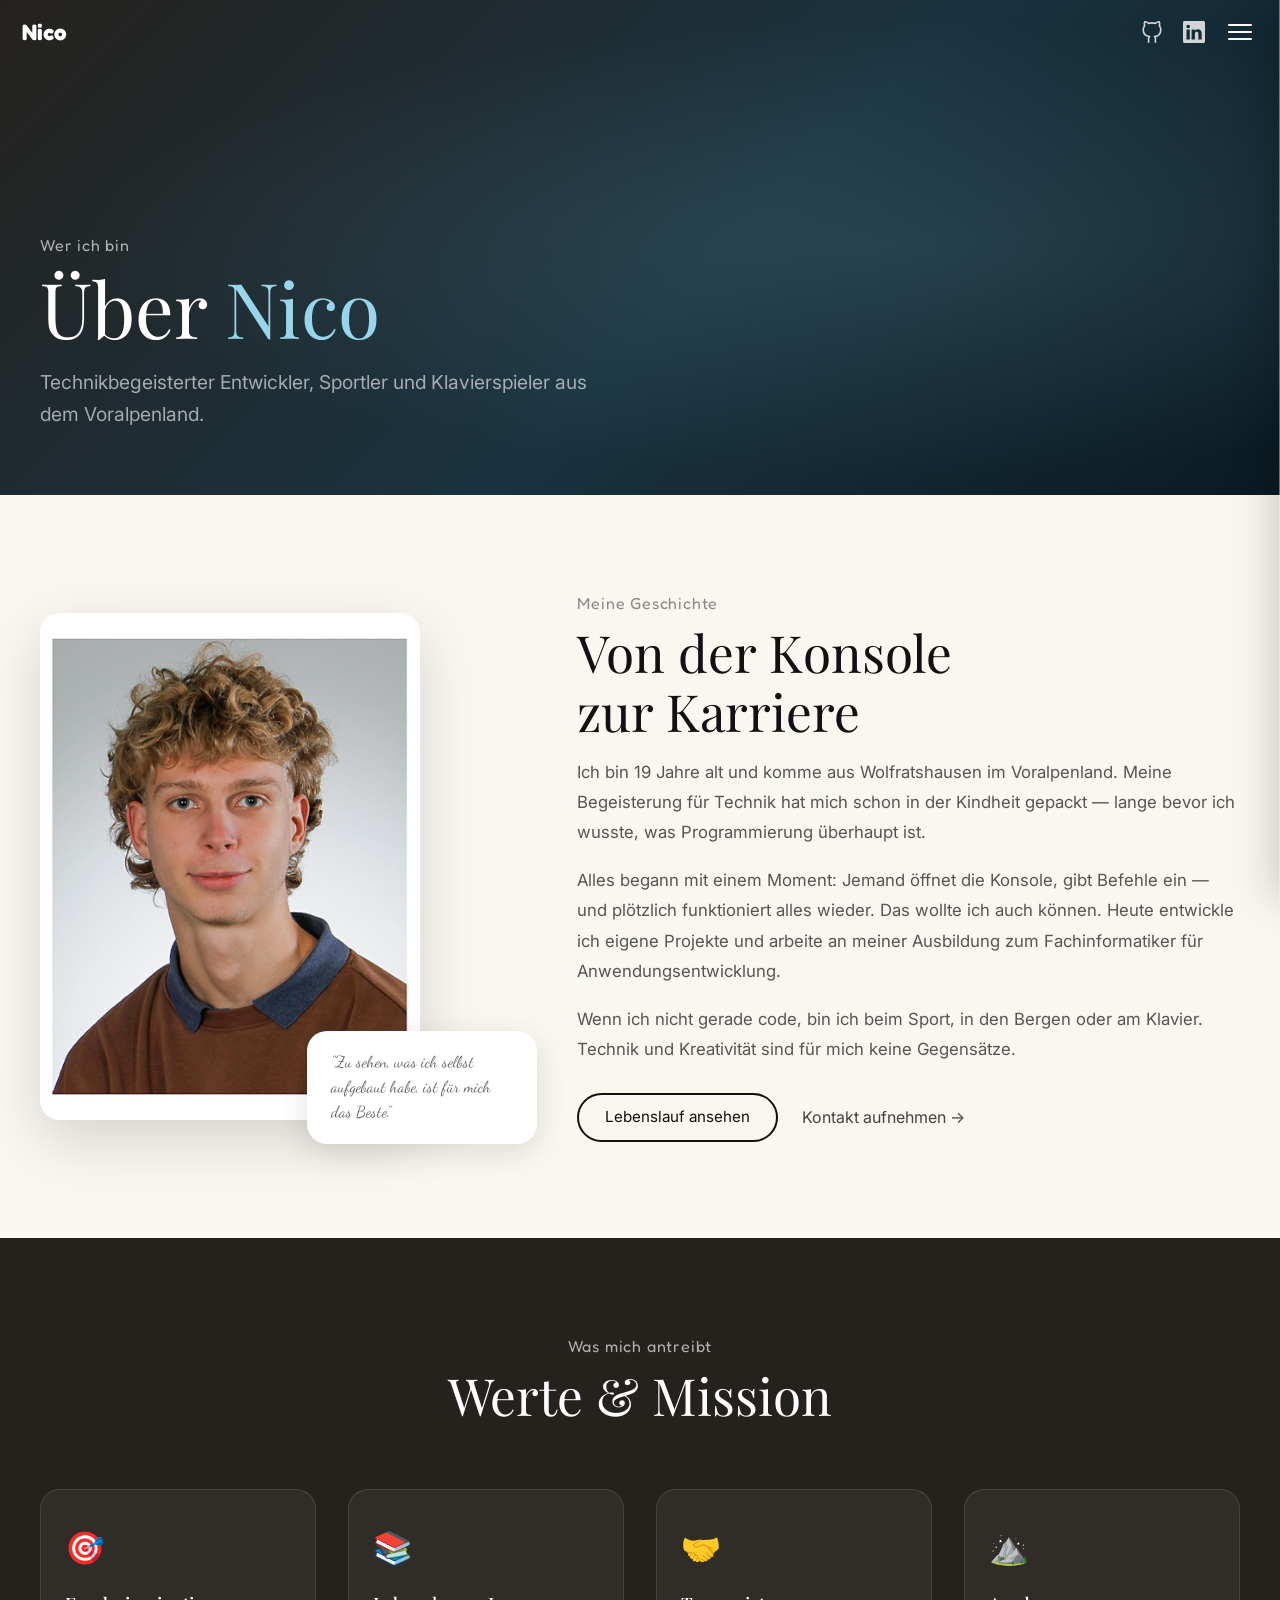
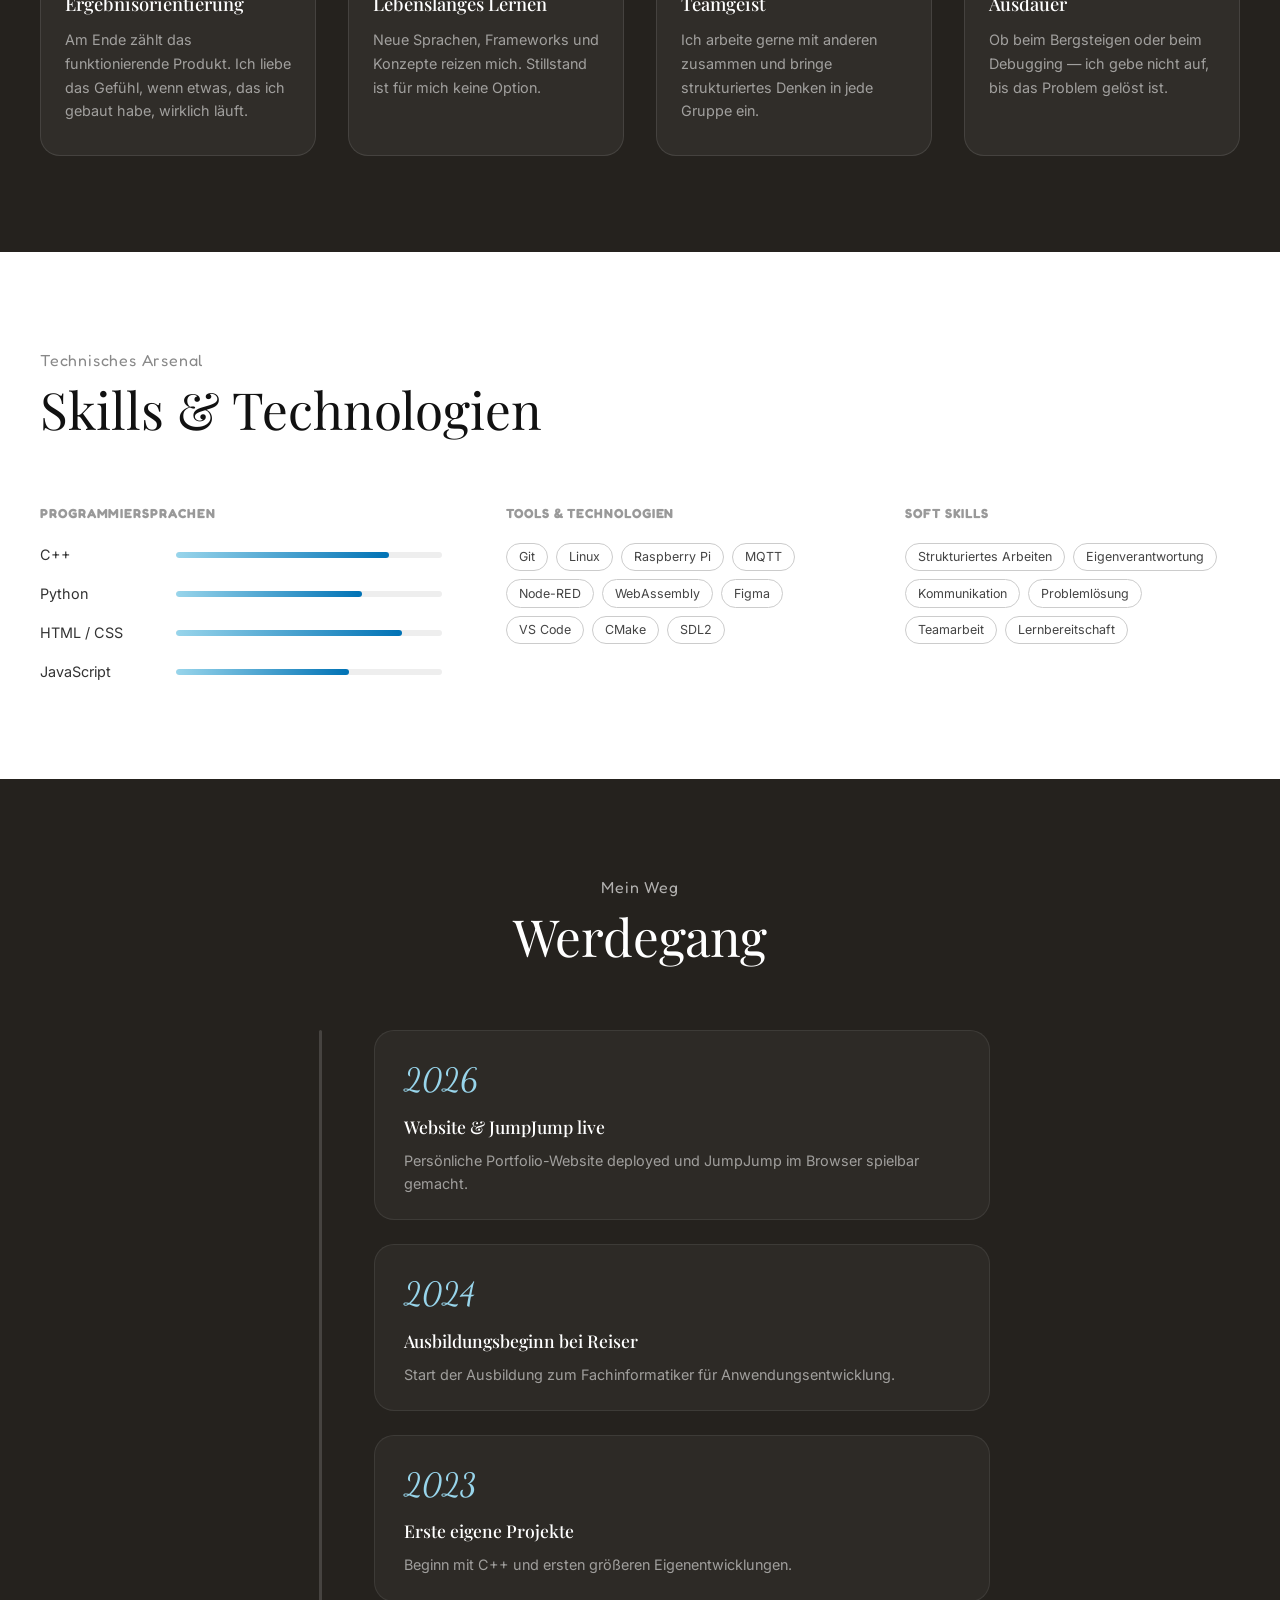
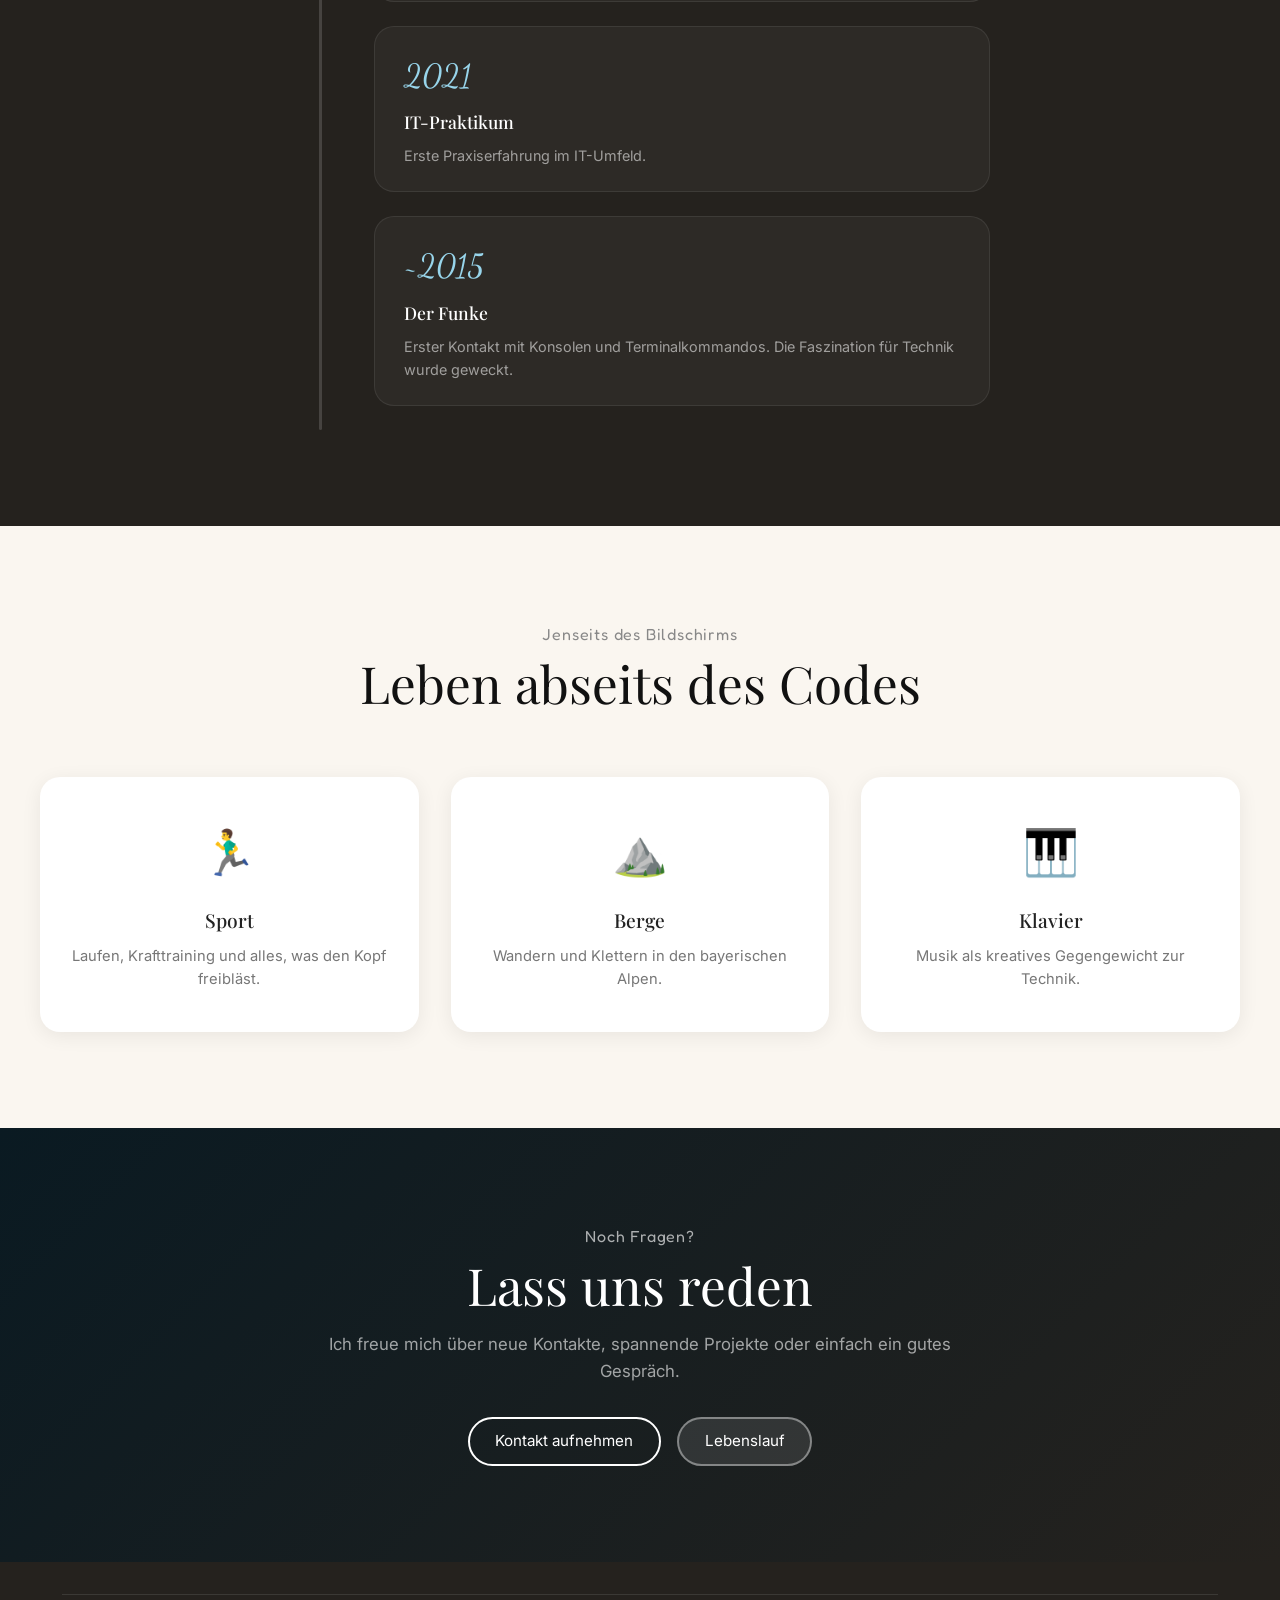
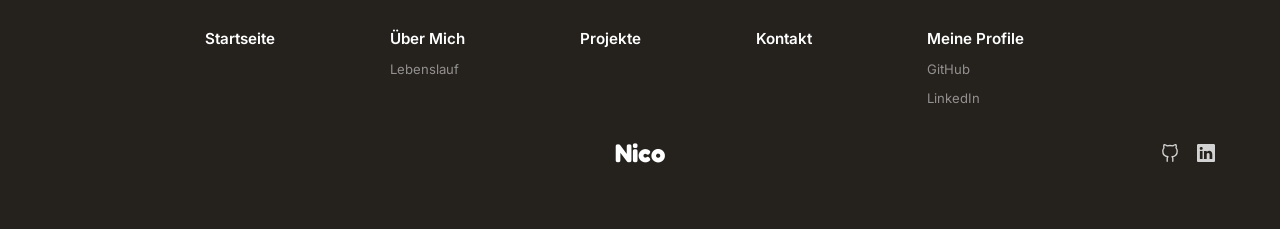
<file: about/index.html>
<!DOCTYPE html>
<html lang="de">
<head>
  <meta charset="UTF-8" />
  <meta name="viewport" content="width=device-width, initial-scale=1.0" />
  <title>Über Mich — Nico Egerer</title>
  <meta name="description" content="Lerne Nico Egerer kennen – angehender Softwareentwickler, Technikbegeisterter und Sportler aus Wolfratshausen." />
  <link rel="icon" href="../images/illustration.png" type="image/png" />
  <link rel="preconnect" href="https://fonts.googleapis.com" />
  <link rel="preconnect" href="https://fonts.gstatic.com" />
  <link href="https://fonts.googleapis.com/css2?family=Dancing+Script:wght@400;500;700&family=Fredoka:wght@300;400;500;600&family=Playfair+Display:wght@400;500;600&family=Inter:wght@300;400;500&display=swap" rel="stylesheet" />
  <link rel="stylesheet" href="../assets/css/shared.css" />
  <link rel="stylesheet" href="style.css" />
</head>
<body>
  <!-- NAV + SIDEBAR → components.js -->

  <section class="page-hero">
    <div class="page-hero-inner">
      <span class="label white">Wer ich bin</span>
      <h1 class="page-hero-title">Über <span class="page-hero-accent">Nico</span></h1>
      <p class="page-hero-sub">Technikbegeisterter Entwickler, Sportler und Klavierspieler aus dem Voralpenland.</p>
    </div>
  </section>

  <!-- STORY SPLIT -->
  <section class="about-split">
    <div class="about-split-inner">
      <div class="about-split-img reveal">
        <img src="../images/passbild.jpg" alt="Nico Egerer" class="about-main-photo" />
        <div class="about-quote-card">
          <p>"Zu sehen, was ich selbst aufgebaut habe, ist für mich das Beste."</p>
        </div>
      </div>
      <div class="about-split-text">
        <span class="label">Meine Geschichte</span>
        <h2 class="section-heading dark reveal">Von der Konsole<br />zur Karriere</h2>
        <p class="about-body reveal reveal-delay-1">Ich bin 19 Jahre alt und komme aus Wolfratshausen im Voralpenland. Meine Begeisterung für Technik hat mich schon in der Kindheit gepackt — lange bevor ich wusste, was Programmierung überhaupt ist.</p>
        <p class="about-body reveal reveal-delay-2">Alles begann mit einem Moment: Jemand öffnet die Konsole, gibt Befehle ein — und plötzlich funktioniert alles wieder. Das wollte ich auch können. Heute entwickle ich eigene Projekte und arbeite an meiner Ausbildung zum Fachinformatiker für Anwendungsentwicklung.</p>
        <p class="about-body reveal reveal-delay-3">Wenn ich nicht gerade code, bin ich beim Sport, in den Bergen oder am Klavier. Technik und Kreativität sind für mich keine Gegensätze.</p>
        <div class="about-actions reveal reveal-delay-4">
          <a href="/CV" class="btn btn-dark-outline">Lebenslauf ansehen</a>
          <a href="/contact" class="link-arrow">Kontakt aufnehmen →</a>
        </div>
      </div>
    </div>
  </section>

  <!-- VALUES -->
  <section class="values-section">
    <div class="values-inner">
      <div class="values-header reveal">
        <span class="label white">Was mich antreibt</span>
        <h2 class="section-heading white">Werte &amp; Mission</h2>
      </div>
      <div class="values-grid">
        <div class="value-card reveal reveal-delay-1">
          <div class="value-icon">🎯</div>
          <h3>Ergebnis&shy;orientierung</h3>
          <p>Am Ende zählt das funktionierende Produkt. Ich liebe das Gefühl, wenn etwas, das ich gebaut habe, wirklich läuft.</p>
        </div>
        <div class="value-card reveal reveal-delay-2">
          <div class="value-icon">📚</div>
          <h3>Lebenslanges Lernen</h3>
          <p>Neue Sprachen, Frameworks und Konzepte reizen mich. Stillstand ist für mich keine Option.</p>
        </div>
        <div class="value-card reveal reveal-delay-3">
          <div class="value-icon">🤝</div>
          <h3>Teamgeist</h3>
          <p>Ich arbeite gerne mit anderen zusammen und bringe strukturiertes Denken in jede Gruppe ein.</p>
        </div>
        <div class="value-card reveal reveal-delay-4">
          <div class="value-icon">⛰️</div>
          <h3>Ausdauer</h3>
          <p>Ob beim Bergsteigen oder beim Debugging — ich gebe nicht auf, bis das Problem gelöst ist.</p>
        </div>
      </div>
    </div>
  </section>

  <!-- SKILLS -->
  <section class="skills-section">
    <div class="skills-inner">
      <div class="skills-header reveal">
        <span class="label">Technisches Arsenal</span>
        <h2 class="section-heading dark">Skills &amp; Technologien</h2>
      </div>
      <div class="skills-grid">
        <div class="skill-group reveal reveal-delay-1">
          <h4 class="skill-group-title">Programmiersprachen</h4>
          <div class="skill-bars">
            <div class="skill-bar-item"><span class="skill-name">C++</span><div class="skill-track"><div class="skill-fill" style="width:80%"></div></div></div>
            <div class="skill-bar-item"><span class="skill-name">Python</span><div class="skill-track"><div class="skill-fill" style="width:70%"></div></div></div>
            <div class="skill-bar-item"><span class="skill-name">HTML / CSS</span><div class="skill-track"><div class="skill-fill" style="width:85%"></div></div></div>
            <div class="skill-bar-item"><span class="skill-name">JavaScript</span><div class="skill-track"><div class="skill-fill" style="width:65%"></div></div></div>
          </div>
        </div>
        <div class="skill-group reveal reveal-delay-2">
          <h4 class="skill-group-title">Tools &amp; Technologien</h4>
          <div class="skill-tags-wrap">
            <span class="tag-dark">Git</span><span class="tag-dark">Linux</span>
            <span class="tag-dark">Raspberry Pi</span><span class="tag-dark">MQTT</span>
            <span class="tag-dark">Node-RED</span><span class="tag-dark">WebAssembly</span>
            <span class="tag-dark">Figma</span><span class="tag-dark">VS Code</span>
            <span class="tag-dark">CMake</span><span class="tag-dark">SDL2</span>
          </div>
        </div>
        <div class="skill-group reveal reveal-delay-3">
          <h4 class="skill-group-title">Soft Skills</h4>
          <div class="skill-tags-wrap">
            <span class="tag-dark">Strukturiertes Arbeiten</span>
            <span class="tag-dark">Eigenverantwortung</span>
            <span class="tag-dark">Kommunikation</span>
            <span class="tag-dark">Problemlösung</span>
            <span class="tag-dark">Teamarbeit</span>
            <span class="tag-dark">Lernbereitschaft</span>
          </div>
        </div>
      </div>
    </div>
  </section>

  <!-- TIMELINE -->
  <section class="tl-section" id="tl-section">
    <div class="tl-section-inner">
      <div class="tl-header reveal">
        <span class="label white">Mein Weg</span>
        <h2 class="section-heading white">Werdegang</h2>
      </div>
      <div class="tl-wrap">
        <div class="tl-line-col"><div class="tl-track"><div class="tl-fill" id="tl-fill"></div></div></div>
        <div class="tl-entries" id="tl-entries">
          <div class="tl-card" data-tl="0"><span class="tl-year">2026</span><h3 class="tl-title">Website &amp; JumpJump live</h3><p class="tl-text">Persönliche Portfolio-Website deployed und JumpJump im Browser spielbar gemacht.</p></div>
          <div class="tl-card" data-tl="1"><span class="tl-year">2024</span><h3 class="tl-title">Ausbildungsbeginn bei Reiser</h3><p class="tl-text">Start der Ausbildung zum Fachinformatiker für Anwendungsentwicklung.</p></div>
          <div class="tl-card" data-tl="2"><span class="tl-year">2023</span><h3 class="tl-title">Erste eigene Projekte</h3><p class="tl-text">Beginn mit C++ und ersten größeren Eigenentwicklungen.</p></div>
          <div class="tl-card" data-tl="3"><span class="tl-year">2021</span><h3 class="tl-title">IT-Praktikum</h3><p class="tl-text">Erste Praxiserfahrung im IT-Umfeld.</p></div>
          <div class="tl-card" data-tl="4"><span class="tl-year">~2015</span><h3 class="tl-title">Der Funke</h3><p class="tl-text">Erster Kontakt mit Konsolen und Terminalkommandos. Die Faszination für Technik wurde geweckt.</p></div>
        </div>
      </div>
    </div>
  </section>

  <!-- HOBBIES -->
  <section class="hobbies-section">
    <div class="hobbies-inner">
      <div class="hobbies-header reveal">
        <span class="label">Jenseits des Bildschirms</span>
        <h2 class="section-heading dark">Leben abseits des Codes</h2>
      </div>
      <div class="hobbies-cards">
        <div class="hobby-card reveal reveal-delay-1"><div class="hobby-icon">🏃‍♂️</div><h4>Sport</h4><p>Laufen, Krafttraining und alles, was den Kopf freibläst.</p></div>
        <div class="hobby-card reveal reveal-delay-2"><div class="hobby-icon">⛰️</div><h4>Berge</h4><p>Wandern und Klettern in den bayerischen Alpen.</p></div>
        <div class="hobby-card reveal reveal-delay-3"><div class="hobby-icon">🎹</div><h4>Klavier</h4><p>Musik als kreatives Gegengewicht zur Technik.</p></div>
      </div>
    </div>
  </section>

  <!-- CTA -->
  <section class="about-cta">
    <div class="about-cta-inner reveal">
      <span class="label white">Noch Fragen?</span>
      <h2 class="section-heading white">Lass uns reden</h2>
      <p>Ich freue mich über neue Kontakte, spannende Projekte oder einfach ein gutes Gespräch.</p>
      <div class="cta-btns">
        <a href="/contact" class="btn btn-outline">Kontakt aufnehmen</a>
        <a href="/CV" class="btn btn-light">Lebenslauf</a>
      </div>
    </div>
  </section>

  <!-- FOOTER → components.js -->
  <script src="../assets/js/components.js"></script>
</body>
</html>
</file>
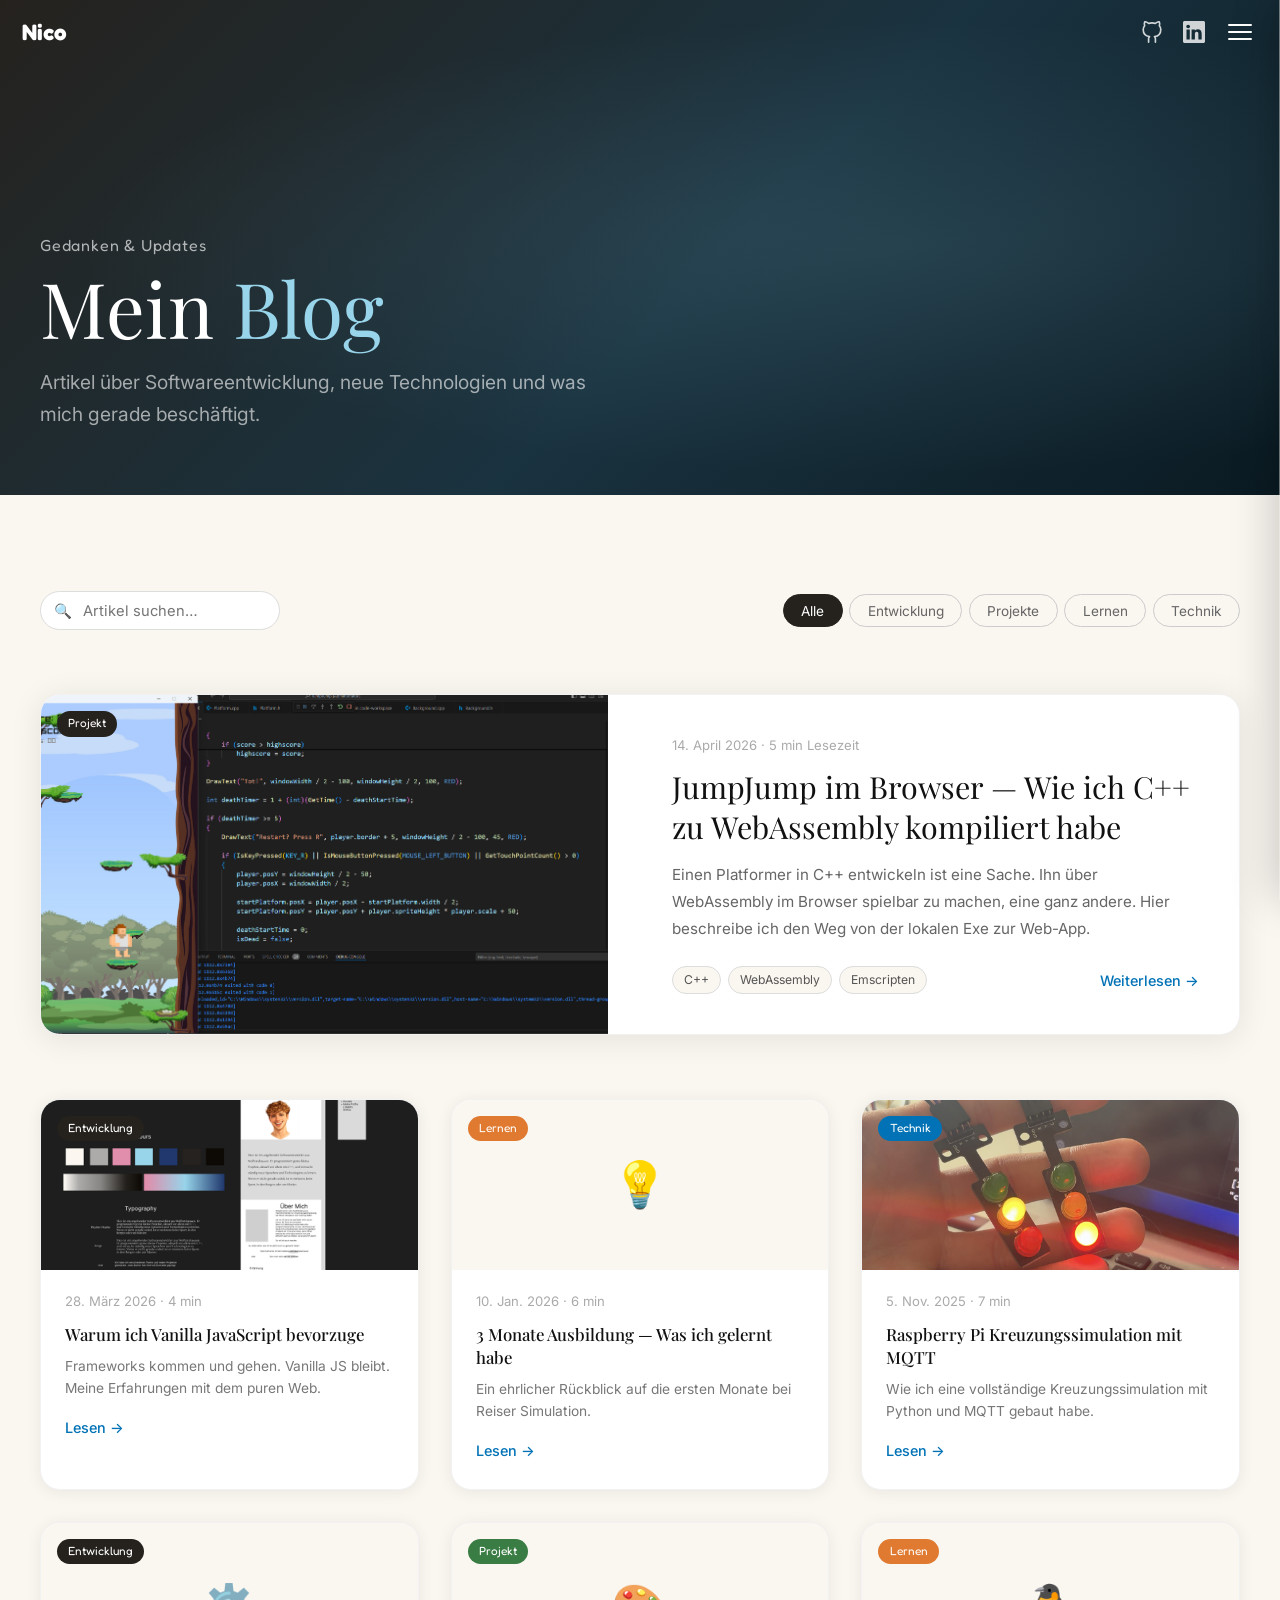
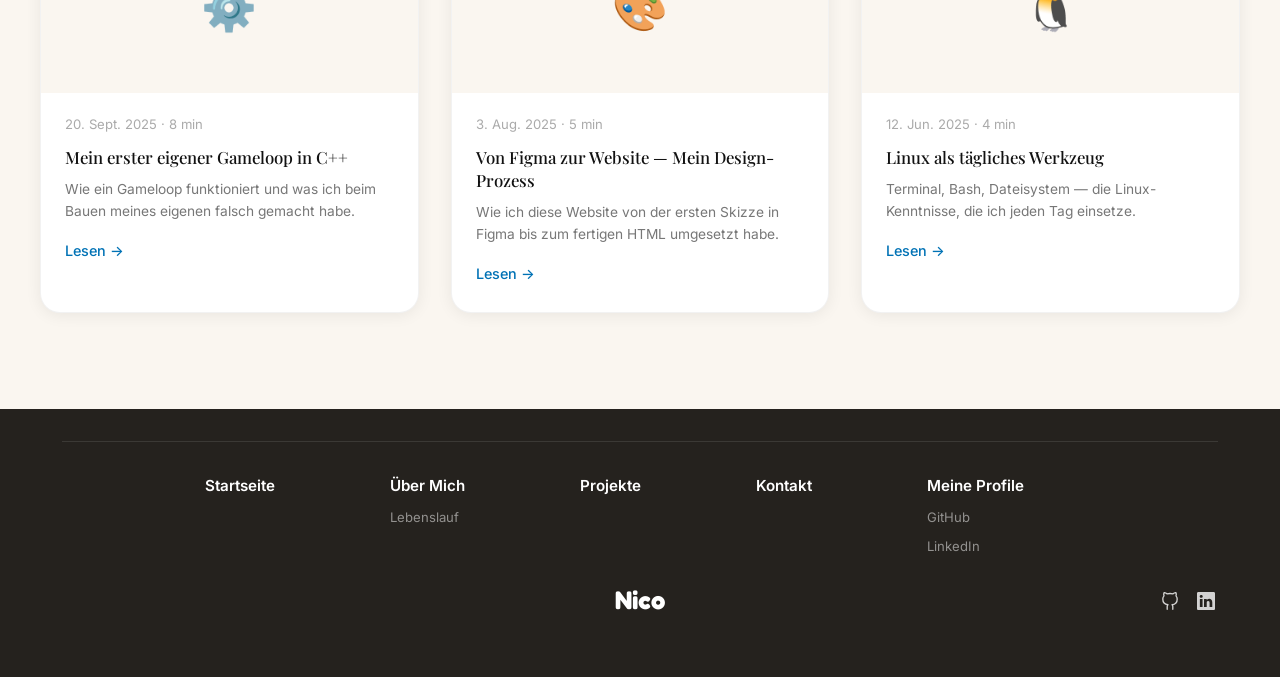
<file: blog/index.html>
<!DOCTYPE html>
<html lang="de">
<head>
  <meta charset="UTF-8" />
  <meta name="viewport" content="width=device-width, initial-scale=1.0" />
  <title>Blog — Nico Egerer</title>
  <meta name="description" content="Nicos Blog — Artikel über Softwareentwicklung, Projekte und Technik." />
  <link rel="icon" href="../images/illustration.png" type="image/png" />
  <link rel="preconnect" href="https://fonts.googleapis.com" />
  <link rel="preconnect" href="https://fonts.gstatic.com" />
  <link href="https://fonts.googleapis.com/css2?family=Dancing+Script:wght@400;500;700&family=Fredoka:wght@300;400;500;600&family=Playfair+Display:wght@400;500;600&family=Inter:wght@300;400;500&display=swap" rel="stylesheet" />
  <link rel="stylesheet" href="../assets/css/shared.css" />
  <link rel="stylesheet" href="style.css" />
</head>
<body>

  <section class="page-hero">
    <div class="page-hero-inner">
      <span class="label white">Gedanken &amp; Updates</span>
      <h1 class="page-hero-title">Mein <span class="page-hero-accent">Blog</span></h1>
      <p class="page-hero-sub">Artikel über Softwareentwicklung, neue Technologien und was mich gerade beschäftigt.</p>
    </div>
  </section>

  <section class="blog-section">
    <div class="blog-inner">

      <!-- TOOLBAR -->
      <div class="blog-toolbar reveal">
        <div class="blog-search-wrap">
          <span class="search-icon">🔍</span>
          <input type="search" id="blog-search" class="blog-search" placeholder="Artikel suchen…" aria-label="Blog durchsuchen" />
        </div>
        <div class="blog-cats">
          <button class="cat-btn active" data-cat="all">Alle</button>
          <button class="cat-btn" data-cat="dev">Entwicklung</button>
          <button class="cat-btn" data-cat="project">Projekte</button>
          <button class="cat-btn" data-cat="learn">Lernen</button>
          <button class="cat-btn" data-cat="tech">Technik</button>
        </div>
      </div>

      <!-- FEATURED -->
      <article class="blog-featured reveal" data-cat="project" data-title="JumpJump im Browser WebAssembly C++">
        <div class="blog-featured-img">
          <img src="../images/game.jpg" alt="JumpJump" loading="lazy" />
          <span class="blog-badge">Projekt</span>
        </div>
        <div class="blog-featured-text">
          <span class="blog-meta">14. April 2026 · 5 min Lesezeit</span>
          <h2 class="blog-featured-title">JumpJump im Browser — Wie ich C++ zu WebAssembly kompiliert habe</h2>
          <p class="blog-featured-desc">Einen Platformer in C++ entwickeln ist eine Sache. Ihn über WebAssembly im Browser spielbar zu machen, eine ganz andere. Hier beschreibe ich den Weg von der lokalen Exe zur Web-App.</p>
          <div class="blog-featured-footer">
            <div class="blog-tags-wrap">
              <span class="blog-tag">C++</span>
              <span class="blog-tag">WebAssembly</span>
              <span class="blog-tag">Emscripten</span>
            </div>
            <a href="#" class="blog-read-link">Weiterlesen →</a>
          </div>
        </div>
      </article>

      <!-- GRID -->
      <div class="blog-grid" id="blog-grid">

        <article class="blog-card" data-cat="dev" data-title="Warum ich Vanilla JavaScript bevorzuge">
          <div class="blog-card-img-wrap">
            <img src="../images/website.jpg" alt="Website" loading="lazy" class="blog-card-img" />
            <span class="blog-badge">Entwicklung</span>
          </div>
          <div class="blog-card-body">
            <span class="blog-meta">28. März 2026 · 4 min</span>
            <h3 class="blog-card-title">Warum ich Vanilla JavaScript bevorzuge</h3>
            <p class="blog-card-excerpt">Frameworks kommen und gehen. Vanilla JS bleibt. Meine Erfahrungen mit dem puren Web.</p>
            <a href="#" class="blog-read-link">Lesen →</a>
          </div>
        </article>

        <article class="blog-card" data-cat="learn" data-title="3 Monate Ausbildung Was ich gelernt habe">
          <div class="blog-card-img-wrap">
            <div class="blog-card-img blog-placeholder">💡</div>
            <span class="blog-badge badge-learn">Lernen</span>
          </div>
          <div class="blog-card-body">
            <span class="blog-meta">10. Jan. 2026 · 6 min</span>
            <h3 class="blog-card-title">3 Monate Ausbildung — Was ich gelernt habe</h3>
            <p class="blog-card-excerpt">Ein ehrlicher Rückblick auf die ersten Monate bei Reiser Simulation.</p>
            <a href="#" class="blog-read-link">Lesen →</a>
          </div>
        </article>

        <article class="blog-card" data-cat="tech" data-title="Raspberry Pi Kreuzungssimulation MQTT">
          <div class="blog-card-img-wrap">
            <img src="../images/ampel.jpg" alt="Raspberry Pi" loading="lazy" class="blog-card-img" />
            <span class="blog-badge badge-tech">Technik</span>
          </div>
          <div class="blog-card-body">
            <span class="blog-meta">5. Nov. 2025 · 7 min</span>
            <h3 class="blog-card-title">Raspberry Pi Kreuzungssimulation mit MQTT</h3>
            <p class="blog-card-excerpt">Wie ich eine vollständige Kreuzungssimulation mit Python und MQTT gebaut habe.</p>
            <a href="#" class="blog-read-link">Lesen →</a>
          </div>
        </article>

        <article class="blog-card" data-cat="dev" data-title="Mein erster eigener Gameloop C++">
          <div class="blog-card-img-wrap">
            <div class="blog-card-img blog-placeholder">⚙️</div>
            <span class="blog-badge">Entwicklung</span>
          </div>
          <div class="blog-card-body">
            <span class="blog-meta">20. Sept. 2025 · 8 min</span>
            <h3 class="blog-card-title">Mein erster eigener Gameloop in C++</h3>
            <p class="blog-card-excerpt">Wie ein Gameloop funktioniert und was ich beim Bauen meines eigenen falsch gemacht habe.</p>
            <a href="#" class="blog-read-link">Lesen →</a>
          </div>
        </article>

        <article class="blog-card" data-cat="project" data-title="Von Figma zur Website Design Prozess">
          <div class="blog-card-img-wrap">
            <div class="blog-card-img blog-placeholder">🎨</div>
            <span class="blog-badge badge-project">Projekt</span>
          </div>
          <div class="blog-card-body">
            <span class="blog-meta">3. Aug. 2025 · 5 min</span>
            <h3 class="blog-card-title">Von Figma zur Website — Mein Design-Prozess</h3>
            <p class="blog-card-excerpt">Wie ich diese Website von der ersten Skizze in Figma bis zum fertigen HTML umgesetzt habe.</p>
            <a href="#" class="blog-read-link">Lesen →</a>
          </div>
        </article>

        <article class="blog-card" data-cat="learn" data-title="Linux als tägliches Werkzeug Basics">
          <div class="blog-card-img-wrap">
            <div class="blog-card-img blog-placeholder">🐧</div>
            <span class="blog-badge badge-learn">Lernen</span>
          </div>
          <div class="blog-card-body">
            <span class="blog-meta">12. Jun. 2025 · 4 min</span>
            <h3 class="blog-card-title">Linux als tägliches Werkzeug</h3>
            <p class="blog-card-excerpt">Terminal, Bash, Dateisystem — die Linux-Kenntnisse, die ich jeden Tag einsetze.</p>
            <a href="#" class="blog-read-link">Lesen →</a>
          </div>
        </article>

      </div>

      <p class="blog-no-results" id="blog-no-results" style="display:none;">Keine Artikel gefunden.</p>
    </div>
  </section>

  <script src="../assets/js/components.js"></script>
  <script src="main.js"></script>
</body>
</html>
</file>
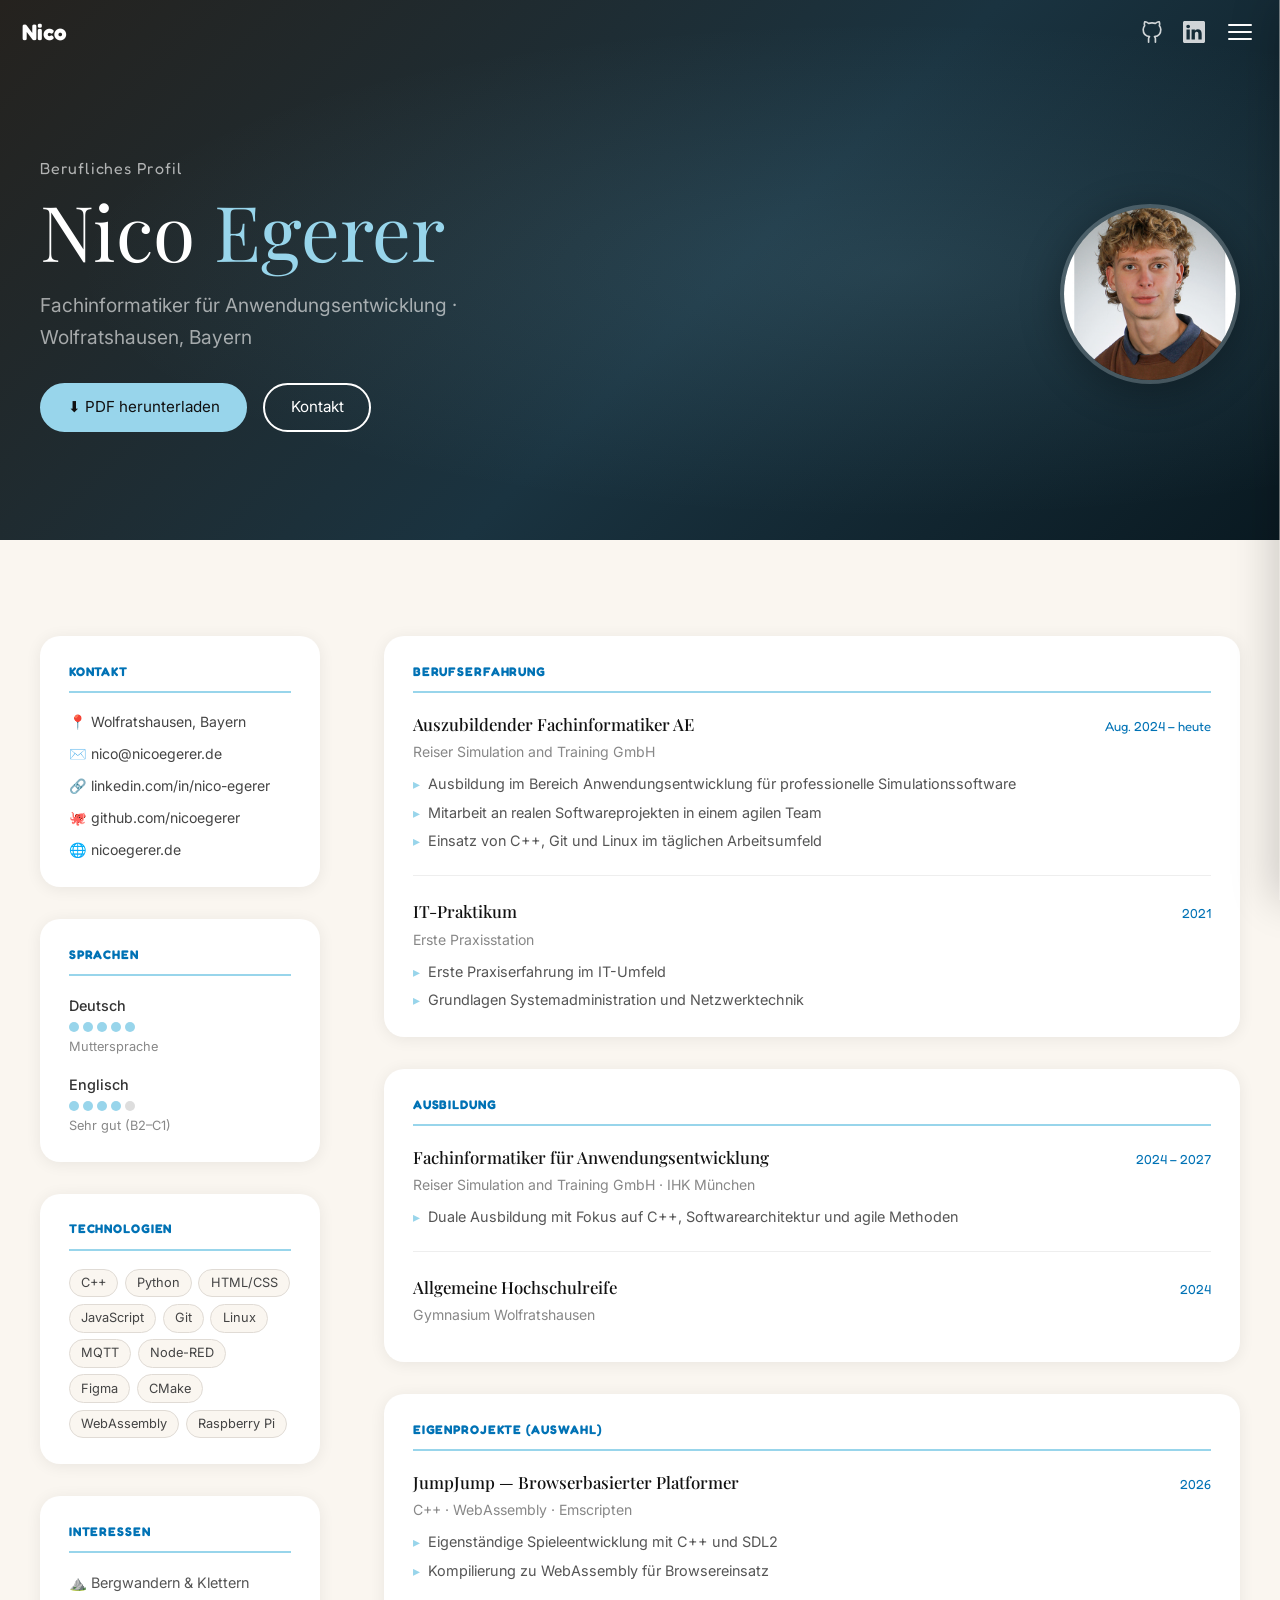
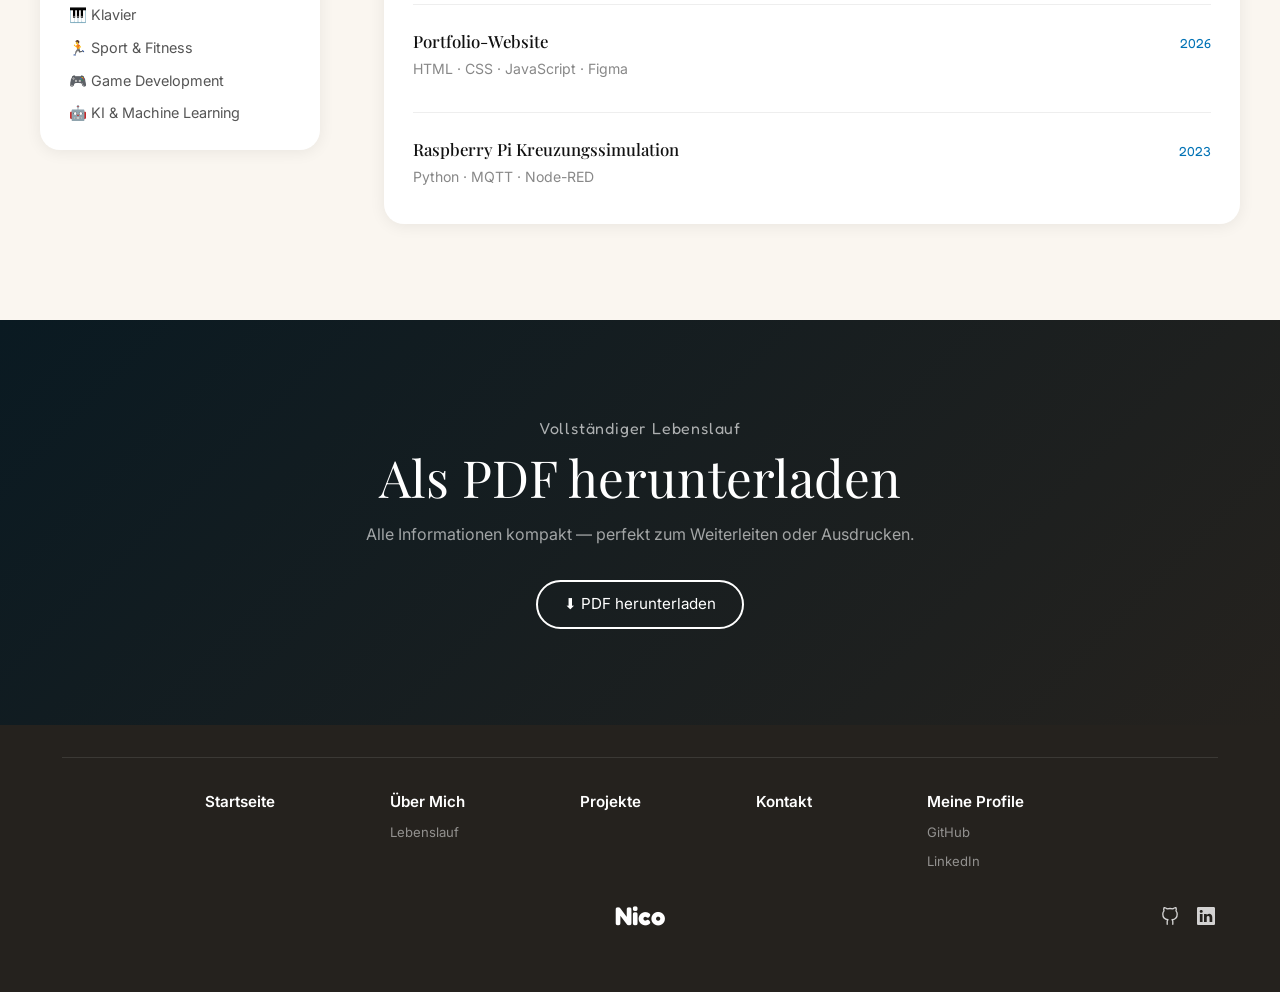
<file: CV/index.html>
<!DOCTYPE html>
<html lang="de">
<head>
  <meta charset="UTF-8" />
  <meta name="viewport" content="width=device-width, initial-scale=1.0" />
  <title>Lebenslauf — Nico Egerer</title>
  <meta name="description" content="Der Lebenslauf von Nico Egerer — Ausbildung, Erfahrung und Skills." />
  <link rel="icon" href="../images/illustration.png" type="image/png" />
  <link rel="preconnect" href="https://fonts.googleapis.com" />
  <link rel="preconnect" href="https://fonts.gstatic.com" />
  <link href="https://fonts.googleapis.com/css2?family=Dancing+Script:wght@400;500;700&family=Fredoka:wght@300;400;500;600&family=Playfair+Display:wght@400;500;600&family=Inter:wght@300;400;500&display=swap" rel="stylesheet" />
  <link rel="stylesheet" href="../assets/css/shared.css" />
  <link rel="stylesheet" href="style.css" />
</head>
<body>

  <section class="page-hero cv-hero">
    <div class="page-hero-inner cv-hero-inner">
      <div class="cv-hero-text">
        <span class="label white">Berufliches Profil</span>
        <h1 class="page-hero-title">Nico <span class="page-hero-accent">Egerer</span></h1>
        <p class="page-hero-sub">Fachinformatiker für Anwendungsentwicklung · Wolfratshausen, Bayern</p>
        <div class="cv-hero-btns">
          <a href="../CV/nico-egerer-cv.pdf" download class="btn btn-blau">⬇ PDF herunterladen</a>
          <a href="/contact" class="btn btn-outline">Kontakt</a>
        </div>
      </div>
      <div class="cv-hero-photo">
        <img src="../images/passbild.jpg" alt="Nico Egerer" />
      </div>
    </div>
  </section>

  <section class="cv-section">
    <div class="cv-inner">

      <!-- LEFT -->
      <div class="cv-left">

        <div class="cv-block reveal">
          <h3 class="cv-block-title">Kontakt</h3>
          <ul class="cv-contact-list">
            <li>📍 Wolfratshausen, Bayern</li>
            <li>✉️ nico@nicoegerer.de</li>
            <li>🔗 linkedin.com/in/nico-egerer</li>
            <li>🐙 github.com/nicoegerer</li>
            <li>🌐 nicoegerer.de</li>
          </ul>
        </div>

        <div class="cv-block reveal">
          <h3 class="cv-block-title">Sprachen</h3>
          <div class="cv-lang-list">
            <div class="cv-lang">
              <span class="cv-lang-name">Deutsch</span>
              <div class="lang-dots">
                <span class="dot active"></span><span class="dot active"></span>
                <span class="dot active"></span><span class="dot active"></span>
                <span class="dot active"></span>
              </div>
              <span class="lang-level">Muttersprache</span>
            </div>
            <div class="cv-lang">
              <span class="cv-lang-name">Englisch</span>
              <div class="lang-dots">
                <span class="dot active"></span><span class="dot active"></span>
                <span class="dot active"></span><span class="dot active"></span>
                <span class="dot"></span>
              </div>
              <span class="lang-level">Sehr gut (B2–C1)</span>
            </div>
          </div>
        </div>

        <div class="cv-block reveal">
          <h3 class="cv-block-title">Technologien</h3>
          <div class="cv-skills-cloud">
            <span class="cv-skill-tag">C++</span>
            <span class="cv-skill-tag">Python</span>
            <span class="cv-skill-tag">HTML/CSS</span>
            <span class="cv-skill-tag">JavaScript</span>
            <span class="cv-skill-tag">Git</span>
            <span class="cv-skill-tag">Linux</span>
            <span class="cv-skill-tag">MQTT</span>
            <span class="cv-skill-tag">Node-RED</span>
            <span class="cv-skill-tag">Figma</span>
            <span class="cv-skill-tag">CMake</span>
            <span class="cv-skill-tag">WebAssembly</span>
            <span class="cv-skill-tag">Raspberry Pi</span>
          </div>
        </div>

        <div class="cv-block reveal">
          <h3 class="cv-block-title">Interessen</h3>
          <ul class="cv-interests">
            <li>⛰️ Bergwandern &amp; Klettern</li>
            <li>🎹 Klavier</li>
            <li>🏃 Sport &amp; Fitness</li>
            <li>🎮 Game Development</li>
            <li>🤖 KI &amp; Machine Learning</li>
          </ul>
        </div>

      </div>

      <!-- RIGHT -->
      <div class="cv-right">

        <div class="cv-block reveal">
          <h3 class="cv-block-title">Berufserfahrung</h3>
          <div class="cv-entry">
            <div class="cv-entry-header">
              <h4>Auszubildender Fachinformatiker AE</h4>
              <span class="cv-date">Aug. 2024 – heute</span>
            </div>
            <span class="cv-company">Reiser Simulation and Training GmbH</span>
            <ul class="cv-entry-points">
              <li>Ausbildung im Bereich Anwendungsentwicklung für professionelle Simulationssoftware</li>
              <li>Mitarbeit an realen Softwareprojekten in einem agilen Team</li>
              <li>Einsatz von C++, Git und Linux im täglichen Arbeitsumfeld</li>
            </ul>
          </div>
          <div class="cv-entry">
            <div class="cv-entry-header">
              <h4>IT-Praktikum</h4>
              <span class="cv-date">2021</span>
            </div>
            <span class="cv-company">Erste Praxisstation</span>
            <ul class="cv-entry-points">
              <li>Erste Praxiserfahrung im IT-Umfeld</li>
              <li>Grundlagen Systemadministration und Netzwerktechnik</li>
            </ul>
          </div>
        </div>

        <div class="cv-block reveal">
          <h3 class="cv-block-title">Ausbildung</h3>
          <div class="cv-entry">
            <div class="cv-entry-header">
              <h4>Fachinformatiker für Anwendungsentwicklung</h4>
              <span class="cv-date">2024 – 2027</span>
            </div>
            <span class="cv-company">Reiser Simulation and Training GmbH · IHK München</span>
            <ul class="cv-entry-points">
              <li>Duale Ausbildung mit Fokus auf C++, Softwarearchitektur und agile Methoden</li>
            </ul>
          </div>
          <div class="cv-entry">
            <div class="cv-entry-header">
              <h4>Allgemeine Hochschulreife</h4>
              <span class="cv-date">2024</span>
            </div>
            <span class="cv-company">Gymnasium Wolfratshausen</span>
          </div>
        </div>

        <div class="cv-block reveal">
          <h3 class="cv-block-title">Eigenprojekte (Auswahl)</h3>
          <div class="cv-entry">
            <div class="cv-entry-header">
              <h4>JumpJump — Browserbasierter Platformer</h4>
              <span class="cv-date">2026</span>
            </div>
            <span class="cv-company">C++ · WebAssembly · Emscripten</span>
            <ul class="cv-entry-points">
              <li>Eigenständige Spieleentwicklung mit C++ und SDL2</li>
              <li>Kompilierung zu WebAssembly für Browsereinsatz</li>
            </ul>
          </div>
          <div class="cv-entry">
            <div class="cv-entry-header">
              <h4>Portfolio-Website</h4>
              <span class="cv-date">2026</span>
            </div>
            <span class="cv-company">HTML · CSS · JavaScript · Figma</span>
          </div>
          <div class="cv-entry">
            <div class="cv-entry-header">
              <h4>Raspberry Pi Kreuzungssimulation</h4>
              <span class="cv-date">2023</span>
            </div>
            <span class="cv-company">Python · MQTT · Node-RED</span>
          </div>
        </div>

      </div>
    </div>
  </section>

  <section class="cv-download">
    <div class="cv-download-inner reveal">
      <span class="label white">Vollständiger Lebenslauf</span>
      <h2 class="section-heading white">Als PDF herunterladen</h2>
      <p>Alle Informationen kompakt — perfekt zum Weiterleiten oder Ausdrucken.</p>
      <a href="../CV/nico-egerer-cv.pdf" download class="btn btn-outline">⬇ PDF herunterladen</a>
    </div>
  </section>

  <script src="../assets/js/components.js"></script>
</body>
</html>
</file>
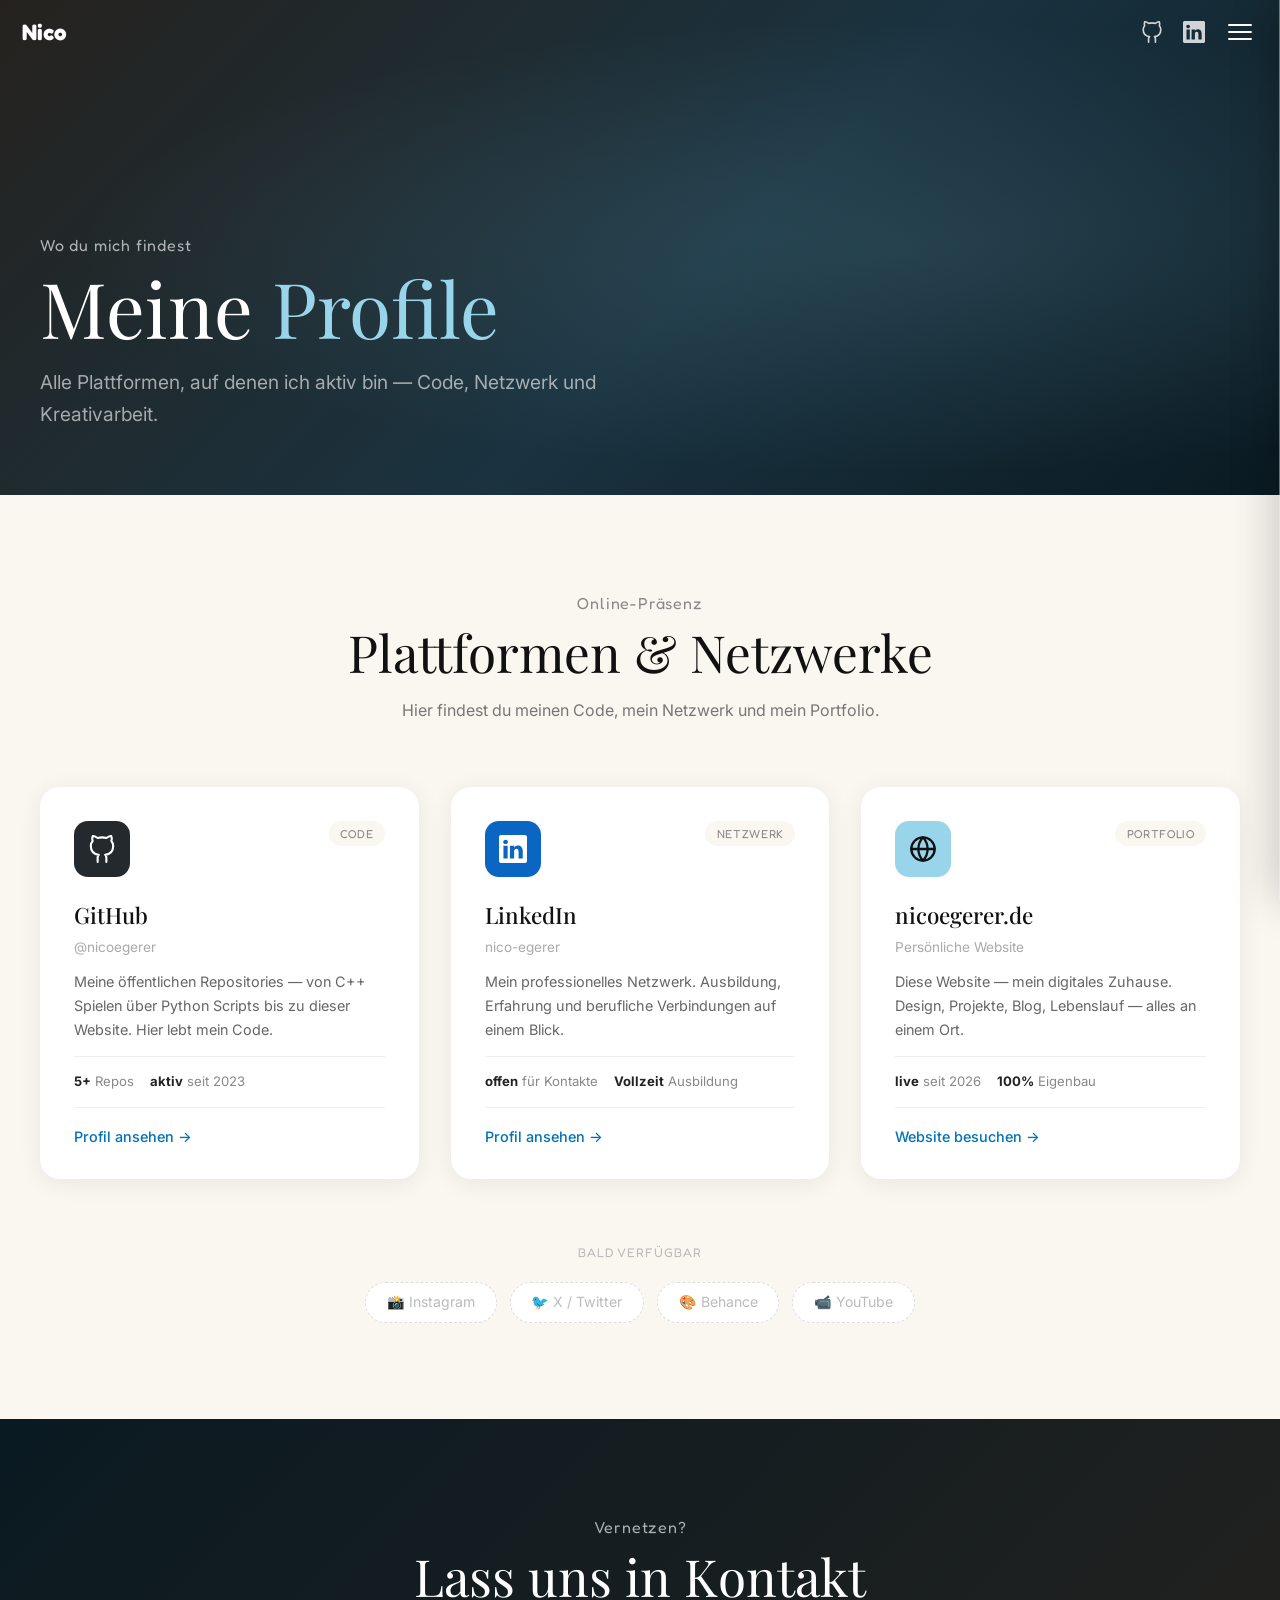
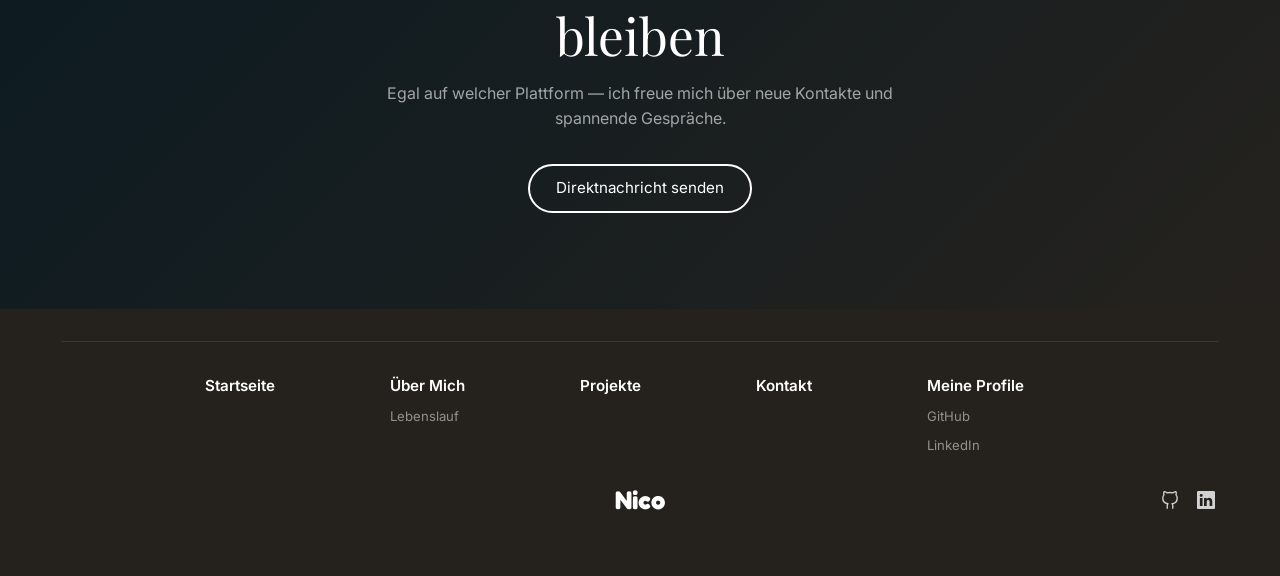
<file: profiles/index.html>
<!DOCTYPE html>
<html lang="de">
<head>
  <meta charset="UTF-8" />
  <meta name="viewport" content="width=device-width, initial-scale=1.0" />
  <title>Meine Profile — Nico Egerer</title>
  <meta name="description" content="Alle Online-Profile von Nico Egerer — GitHub, LinkedIn und mehr." />
  <link rel="icon" href="../images/illustration.png" type="image/png" />
  <link rel="preconnect" href="https://fonts.googleapis.com" />
  <link rel="preconnect" href="https://fonts.gstatic.com" />
  <link href="https://fonts.googleapis.com/css2?family=Dancing+Script:wght@400;500;700&family=Fredoka:wght@300;400;500;600&family=Playfair+Display:wght@400;500;600&family=Inter:wght@300;400;500&display=swap" rel="stylesheet" />
  <link rel="stylesheet" href="../assets/css/shared.css" />
  <link rel="stylesheet" href="style.css" />
</head>
<body>

  <section class="page-hero">
    <div class="page-hero-inner">
      <span class="label white">Wo du mich findest</span>
      <h1 class="page-hero-title">Meine <span class="page-hero-accent">Profile</span></h1>
      <p class="page-hero-sub">Alle Plattformen, auf denen ich aktiv bin — Code, Netzwerk und Kreativarbeit.</p>
    </div>
  </section>

  <section class="profiles-section">
    <div class="profiles-inner">

      <div class="profiles-header reveal">
        <span class="label">Online-Präsenz</span>
        <h2 class="section-heading dark">Plattformen &amp; Netzwerke</h2>
        <p class="profiles-sub">Hier findest du meinen Code, mein Netzwerk und mein Portfolio.</p>
      </div>

      <div class="profiles-grid">

        <!-- GitHub -->
        <a href="https://github.com/nicoegerer" target="_blank" rel="noopener"
           class="profile-card profile-github reveal">
          <div class="profile-card-top">
            <div class="profile-icon profile-icon-github">
              <svg viewBox="0 0 35 40" fill="none" xmlns="http://www.w3.org/2000/svg">
                <path d="M23.7223 38.5V33.1976C23.7889 32.3167 23.6744 31.431 23.3863 30.5996C23.0981 29.7682 22.643 29.01 22.0512 28.3756C27.6334 27.7289 33.5 25.5304 33.5 15.4429C33.4995 12.8634 32.5448 10.3829 30.8333 8.51467C31.6437 6.25793 31.5864 3.76348 30.6733 1.5495C30.6733 1.5495 28.5756 0.902868 23.7223 4.28384C19.6476 3.13619 15.3525 3.13619 11.2779 4.28384C6.42456 0.902868 4.32679 1.5495 4.32679 1.5495C3.41367 3.76348 3.35638 6.25793 4.16679 8.51467C2.44257 10.3967 1.48684 12.8997 1.50014 15.4983C1.50014 25.5119 7.36676 27.7105 12.949 28.431C12.3641 29.0591 11.913 29.8081 11.6251 30.6294C11.3372 31.4506 11.2188 32.3258 11.2779 33.1976V38.5" stroke="white" stroke-width="3" stroke-linecap="round" stroke-linejoin="round"/>
              </svg>
            </div>
            <span class="profile-badge">Code</span>
          </div>
          <h3 class="profile-name">GitHub</h3>
          <p class="profile-handle">@nicoegerer</p>
          <p class="profile-desc">Meine öffentlichen Repositories — von C++ Spielen über Python Scripts bis zu dieser Website. Hier lebt mein Code.</p>
          <div class="profile-stats">
            <span class="pstat"><strong>5+</strong> Repos</span>
            <span class="pstat"><strong>aktiv</strong> seit 2023</span>
          </div>
          <div class="profile-cta">Profil ansehen →</div>
        </a>

        <!-- LinkedIn -->
        <a href="https://www.linkedin.com/in/nico-egerer/" target="_blank" rel="noopener"
           class="profile-card profile-linkedin reveal reveal-delay-1">
          <div class="profile-card-top">
            <div class="profile-icon profile-icon-linkedin">
              <svg viewBox="0 0 40 40" fill="none" xmlns="http://www.w3.org/2000/svg">
                <path d="M0 2.865C0 1.2825 1.315 0 2.9375 0H37.0625C38.685 0 40 1.2825 40 2.865V37.135C40 38.7175 38.685 40 37.0625 40H2.9375C1.315 40 0 38.7175 0 37.135V2.865ZM12.3575 33.485V15.4225H6.355V33.485H12.3575ZM9.3575 12.955C11.45 12.955 12.7525 11.57 12.7525 9.835C12.715 8.0625 11.4525 6.715 9.3975 6.715C7.3425 6.715 6 8.065 6 9.835C6 11.57 7.3025 12.955 9.3175 12.955H9.3575ZM21.6275 33.485V23.3975C21.6275 22.8575 21.6675 22.3175 21.8275 21.9325C22.26 20.855 23.2475 19.7375 24.9075 19.7375C27.08 19.7375 27.9475 21.3925 27.9475 23.8225V33.485H33.95V23.125C33.95 17.575 30.99 14.995 27.04 14.995C23.855 14.995 22.4275 16.745 21.6275 17.9775V18.04H21.5875L21.6275 17.9775V15.4225H15.6275C15.7025 17.1175 15.6275 33.485 15.6275 33.485H21.6275Z" fill="white"/>
              </svg>
            </div>
            <span class="profile-badge">Netzwerk</span>
          </div>
          <h3 class="profile-name">LinkedIn</h3>
          <p class="profile-handle">nico-egerer</p>
          <p class="profile-desc">Mein professionelles Netzwerk. Ausbildung, Erfahrung und berufliche Verbindungen auf einem Blick.</p>
          <div class="profile-stats">
            <span class="pstat"><strong>offen</strong> für Kontakte</span>
            <span class="pstat"><strong>Vollzeit</strong> Ausbildung</span>
          </div>
          <div class="profile-cta">Profil ansehen →</div>
        </a>

        <!-- Website -->
        <a href="/" class="profile-card profile-web reveal reveal-delay-2">
          <div class="profile-card-top">
            <div class="profile-icon profile-icon-web">
              <svg viewBox="0 0 24 24" fill="none" stroke="white" stroke-width="2" stroke-linecap="round" stroke-linejoin="round">
                <circle cx="12" cy="12" r="10"/>
                <line x1="2" y1="12" x2="22" y2="12"/>
                <path d="M12 2a15.3 15.3 0 0 1 4 10 15.3 15.3 0 0 1-4 10 15.3 15.3 0 0 1-4-10 15.3 15.3 0 0 1 4-10z"/>
              </svg>
            </div>
            <span class="profile-badge">Portfolio</span>
          </div>
          <h3 class="profile-name">nicoegerer.de</h3>
          <p class="profile-handle">Persönliche Website</p>
          <p class="profile-desc">Diese Website — mein digitales Zuhause. Design, Projekte, Blog, Lebenslauf — alles an einem Ort.</p>
          <div class="profile-stats">
            <span class="pstat"><strong>live</strong> seit 2026</span>
            <span class="pstat"><strong>100%</strong> Eigenbau</span>
          </div>
          <div class="profile-cta">Website besuchen →</div>
        </a>

      </div>

      <!-- COMING SOON -->
      <div class="profiles-coming reveal">
        <p class="coming-label">Bald verfügbar</p>
        <div class="coming-row">
          <div class="coming-pill">📸 Instagram</div>
          <div class="coming-pill">🐦 X / Twitter</div>
          <div class="coming-pill">🎨 Behance</div>
          <div class="coming-pill">📹 YouTube</div>
        </div>
      </div>

    </div>
  </section>

  <section class="profiles-cta">
    <div class="profiles-cta-inner reveal">
      <span class="label white">Vernetzen?</span>
      <h2 class="section-heading white">Lass uns in Kontakt bleiben</h2>
      <p>Egal auf welcher Plattform — ich freue mich über neue Kontakte und spannende Gespräche.</p>
      <a href="/contact" class="btn btn-outline">Direktnachricht senden</a>
    </div>
  </section>

  <script src="../assets/js/components.js"></script>
</body>
</html>
</file>
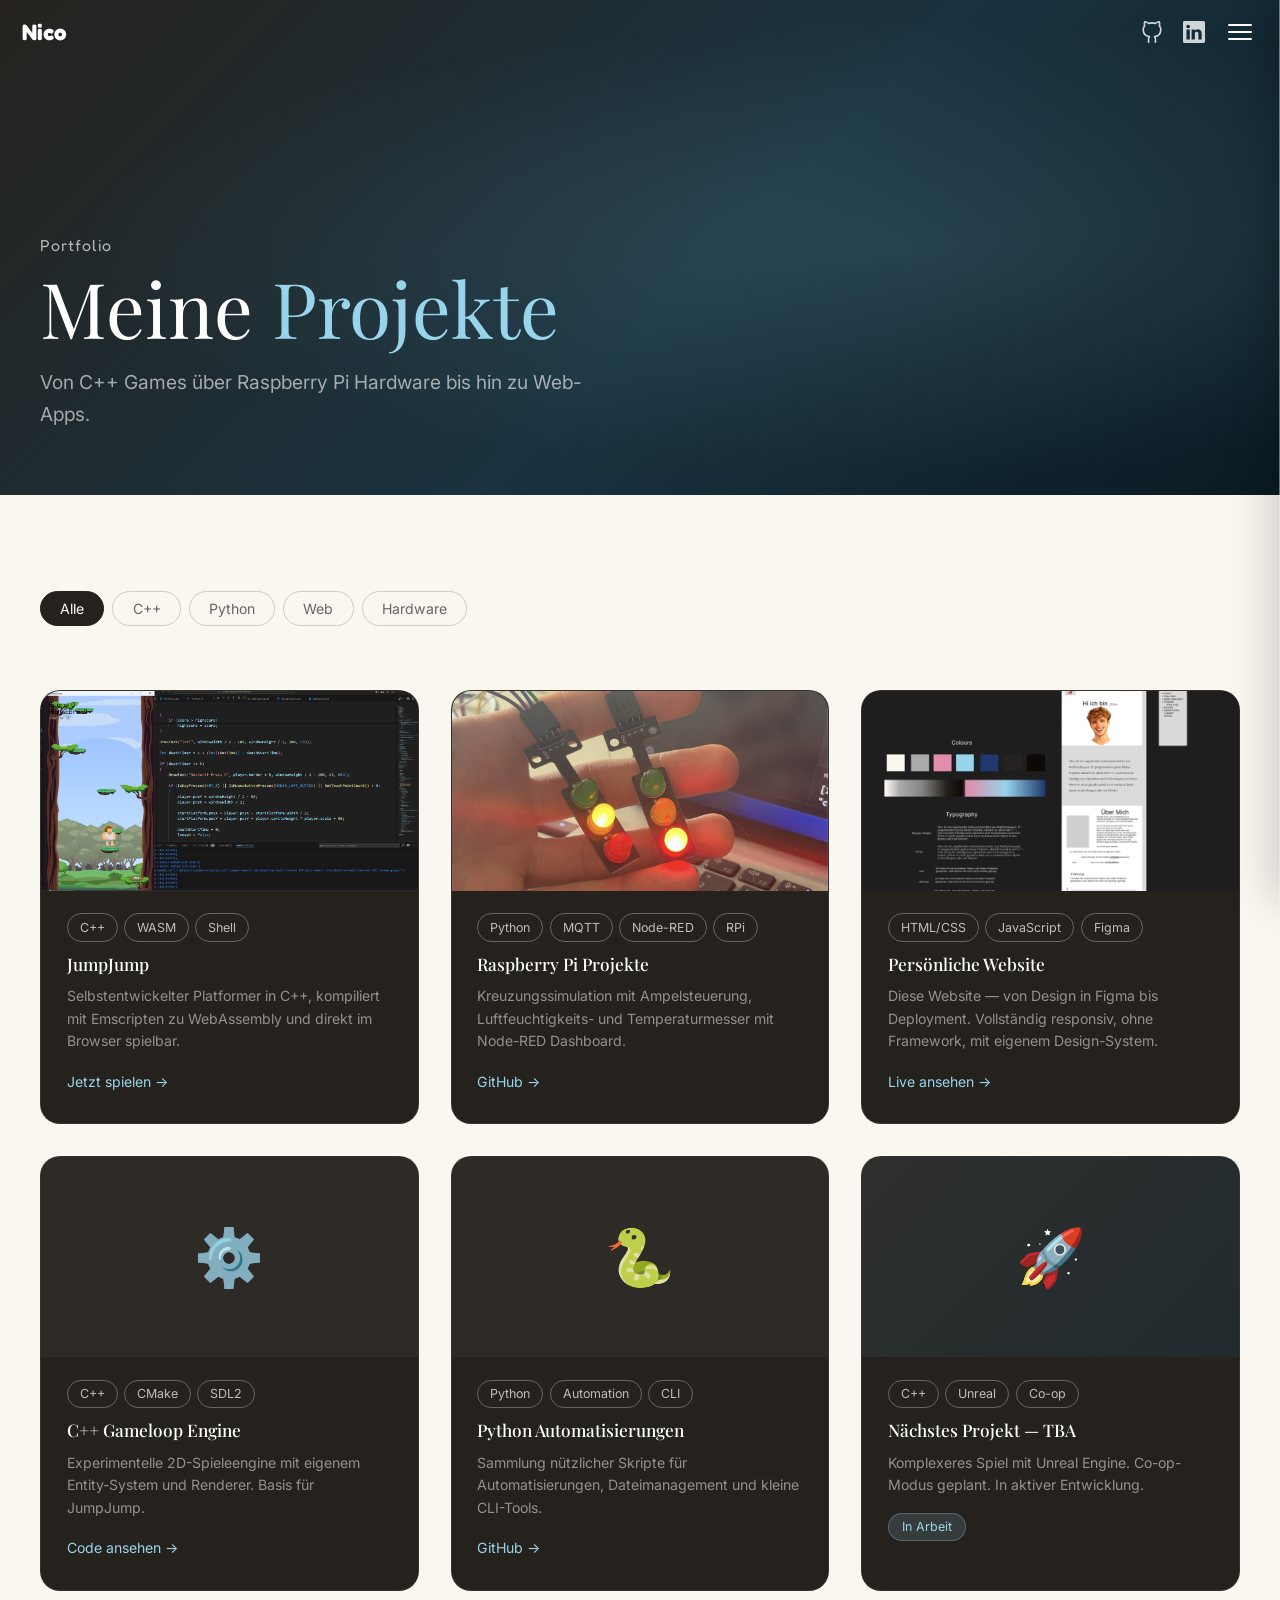
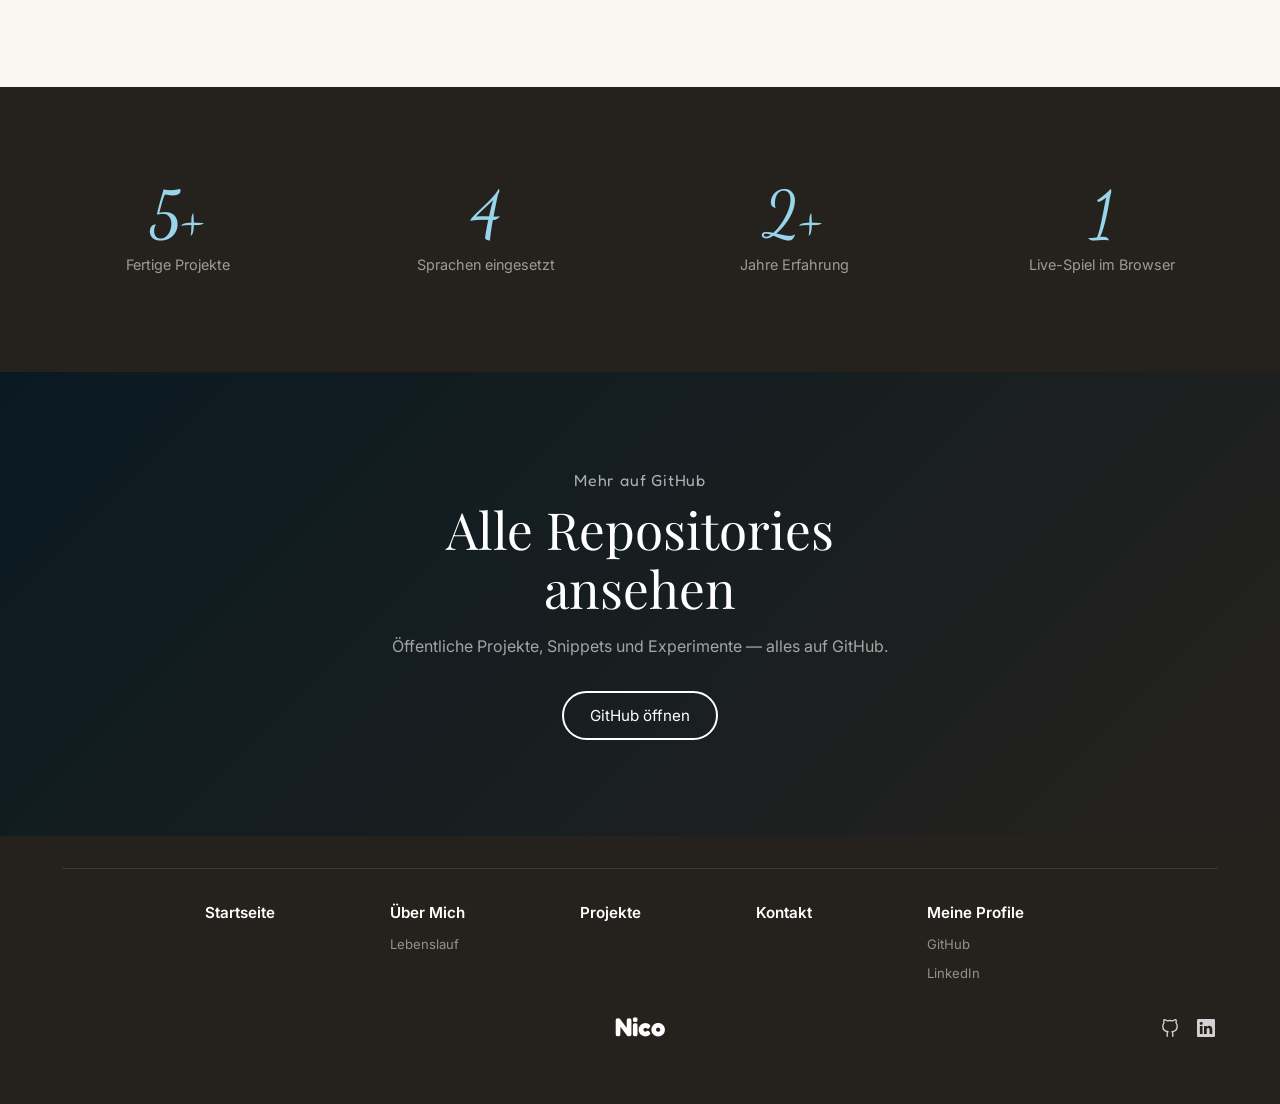
<file: projects/index.html>
<!DOCTYPE html>
<html lang="de">
<head>
  <meta charset="UTF-8" />
  <meta name="viewport" content="width=device-width, initial-scale=1.0" />
  <title>Projekte — Nico Egerer</title>
  <meta name="description" content="Alle Projekte von Nico Egerer – C++, Python, Web, Raspberry Pi und mehr." />
  <link rel="icon" href="../images/illustration.png" type="image/png" />
  <link rel="preconnect" href="https://fonts.googleapis.com" />
  <link rel="preconnect" href="https://fonts.gstatic.com" />
  <link href="https://fonts.googleapis.com/css2?family=Dancing+Script:wght@400;500;700&family=Fredoka:wght@300;400;500;600&family=Playfair+Display:wght@400;500;600&family=Inter:wght@300;400;500&display=swap" rel="stylesheet" />
  <link rel="stylesheet" href="../assets/css/shared.css" />
  <link rel="stylesheet" href="style.css" />
</head>
<body>

  <section class="page-hero">
    <div class="page-hero-inner">
      <span class="label white">Portfolio</span>
      <h1 class="page-hero-title">Meine <span class="page-hero-accent">Projekte</span></h1>
      <p class="page-hero-sub">Von C++ Games über Raspberry Pi Hardware bis hin zu Web-Apps.</p>
    </div>
  </section>

  <section class="projects-section">
    <div class="projects-section-inner">

      <!-- FILTER -->
      <div class="filter-bar reveal">
        <button class="filter-btn active" data-filter="all">Alle</button>
        <button class="filter-btn" data-filter="cpp">C++</button>
        <button class="filter-btn" data-filter="python">Python</button>
        <button class="filter-btn" data-filter="web">Web</button>
        <button class="filter-btn" data-filter="hardware">Hardware</button>
      </div>

      <!-- GRID -->
      <div class="proj-grid" id="proj-grid">

        <article class="proj-card reveal" data-cat="cpp">
          <div class="proj-img-wrap">
            <img src="../images/game.jpg" alt="JumpJump" class="proj-img" loading="lazy" />
            <div class="proj-overlay"><a href="/JumpJump" class="btn btn-outline">Spielen</a></div>
          </div>
          <div class="proj-info">
            <div class="proj-tags"><span class="tag">C++</span><span class="tag">WASM</span><span class="tag">Shell</span></div>
            <h3 class="proj-title">JumpJump</h3>
            <p class="proj-text">Selbstentwickelter Platformer in C++, kompiliert mit Emscripten zu WebAssembly und direkt im Browser spielbar.</p>
            <a href="/JumpJump" class="proj-link">Jetzt spielen →</a>
          </div>
        </article>

        <article class="proj-card reveal reveal-delay-1" data-cat="python hardware">
          <div class="proj-img-wrap">
            <img src="../images/ampel.jpg" alt="Raspberry Pi" class="proj-img" loading="lazy" />
            <div class="proj-overlay"><a href="https://github.com/nicoegerer" target="_blank" rel="noopener" class="btn btn-outline">GitHub</a></div>
          </div>
          <div class="proj-info">
            <div class="proj-tags"><span class="tag">Python</span><span class="tag">MQTT</span><span class="tag">Node-RED</span><span class="tag">RPi</span></div>
            <h3 class="proj-title">Raspberry Pi Projekte</h3>
            <p class="proj-text">Kreuzungssimulation mit Ampelsteuerung, Luftfeuchtigkeits- und Temperaturmesser mit Node-RED Dashboard.</p>
            <a href="https://github.com/nicoegerer" target="_blank" rel="noopener" class="proj-link">GitHub →</a>
          </div>
        </article>

        <article class="proj-card reveal reveal-delay-2" data-cat="web">
          <div class="proj-img-wrap">
            <img src="../images/website.jpg" alt="Website" class="proj-img" loading="lazy" />
            <div class="proj-overlay"><a href="/" class="btn btn-outline">Ansehen</a></div>
          </div>
          <div class="proj-info">
            <div class="proj-tags"><span class="tag">HTML/CSS</span><span class="tag">JavaScript</span><span class="tag">Figma</span></div>
            <h3 class="proj-title">Persönliche Website</h3>
            <p class="proj-text">Diese Website — von Design in Figma bis Deployment. Vollständig responsiv, ohne Framework, mit eigenem Design-System.</p>
            <a href="/" class="proj-link">Live ansehen →</a>
          </div>
        </article>

        <article class="proj-card reveal" data-cat="cpp">
          <div class="proj-img-wrap">
            <div class="proj-img proj-placeholder">⚙️</div>
            <div class="proj-overlay"><a href="https://github.com/nicoegerer" target="_blank" rel="noopener" class="btn btn-outline">GitHub</a></div>
          </div>
          <div class="proj-info">
            <div class="proj-tags"><span class="tag">C++</span><span class="tag">CMake</span><span class="tag">SDL2</span></div>
            <h3 class="proj-title">C++ Gameloop Engine</h3>
            <p class="proj-text">Experimentelle 2D-Spieleengine mit eigenem Entity-System und Renderer. Basis für JumpJump.</p>
            <a href="https://github.com/nicoegerer" target="_blank" rel="noopener" class="proj-link">Code ansehen →</a>
          </div>
        </article>

        <article class="proj-card reveal reveal-delay-1" data-cat="python">
          <div class="proj-img-wrap">
            <div class="proj-img proj-placeholder">🐍</div>
            <div class="proj-overlay"><a href="https://github.com/nicoegerer" target="_blank" rel="noopener" class="btn btn-outline">GitHub</a></div>
          </div>
          <div class="proj-info">
            <div class="proj-tags"><span class="tag">Python</span><span class="tag">Automation</span><span class="tag">CLI</span></div>
            <h3 class="proj-title">Python Automatisierungen</h3>
            <p class="proj-text">Sammlung nützlicher Skripte für Automatisierungen, Dateimanagement und kleine CLI-Tools.</p>
            <a href="https://github.com/nicoegerer" target="_blank" rel="noopener" class="proj-link">GitHub →</a>
          </div>
        </article>

        <article class="proj-card proj-coming reveal reveal-delay-2" data-cat="cpp">
          <div class="proj-img-wrap">
            <div class="proj-img proj-placeholder coming">🚀</div>
          </div>
          <div class="proj-info">
            <div class="proj-tags"><span class="tag">C++</span><span class="tag">Unreal</span><span class="tag">Co-op</span></div>
            <h3 class="proj-title">Nächstes Projekt — TBA</h3>
            <p class="proj-text">Komplexeres Spiel mit Unreal Engine. Co-op-Modus geplant. In aktiver Entwicklung.</p>
            <span class="proj-badge">In Arbeit</span>
          </div>
        </article>

      </div>
    </div>
  </section>

  <!-- STATS -->
  <section class="proj-stats-section">
    <div class="proj-stats-inner">
      <div class="stat reveal"><span class="stat-num">5+</span><span class="stat-label">Fertige Projekte</span></div>
      <div class="stat reveal reveal-delay-1"><span class="stat-num">4</span><span class="stat-label">Sprachen eingesetzt</span></div>
      <div class="stat reveal reveal-delay-2"><span class="stat-num">2+</span><span class="stat-label">Jahre Erfahrung</span></div>
      <div class="stat reveal reveal-delay-3"><span class="stat-num">1</span><span class="stat-label">Live-Spiel im Browser</span></div>
    </div>
  </section>

  <section class="proj-cta">
    <div class="proj-cta-inner reveal">
      <span class="label white">Mehr auf GitHub</span>
      <h2 class="section-heading white">Alle Repositories ansehen</h2>
      <p>Öffentliche Projekte, Snippets und Experimente — alles auf GitHub.</p>
      <a href="https://github.com/nicoegerer" target="_blank" rel="noopener" class="btn btn-outline">GitHub öffnen</a>
    </div>
  </section>

  <script src="../assets/js/components.js"></script>
  <script src="main.js"></script>
</body>
</html>
</file>
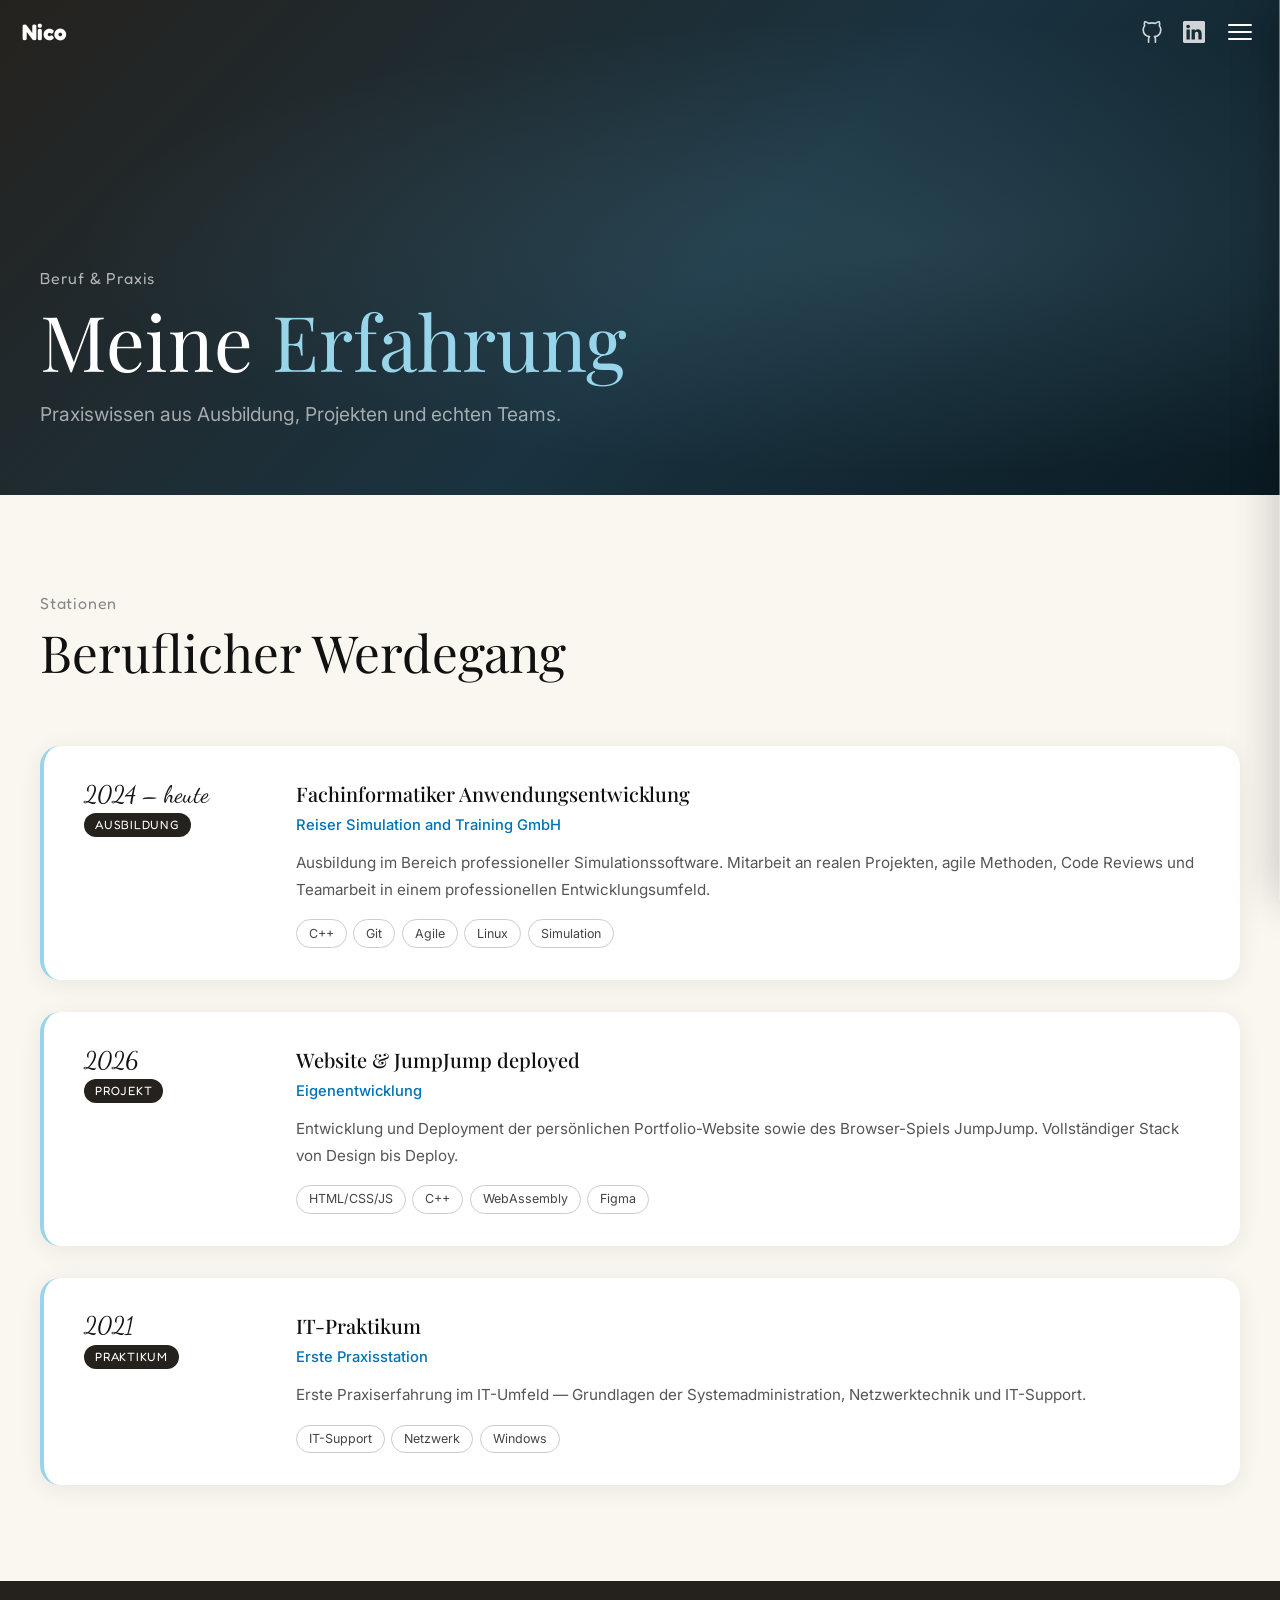
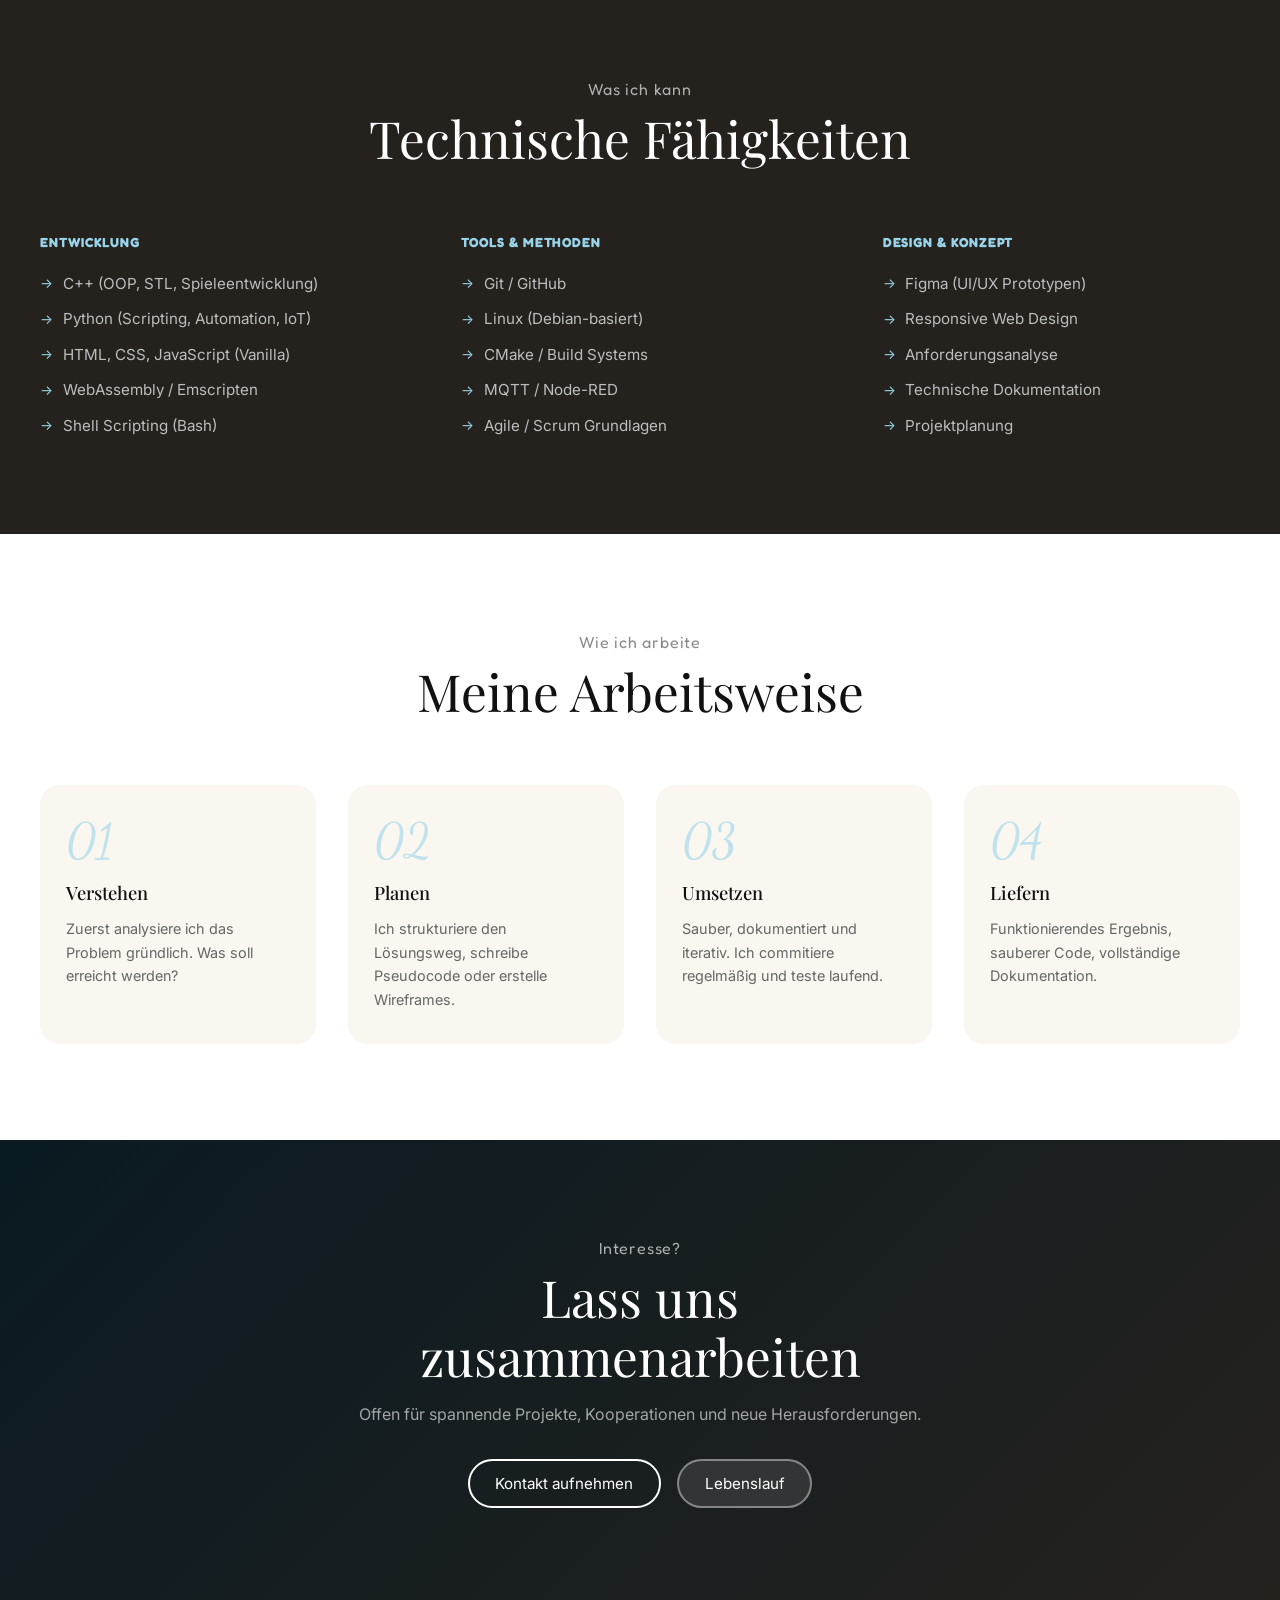
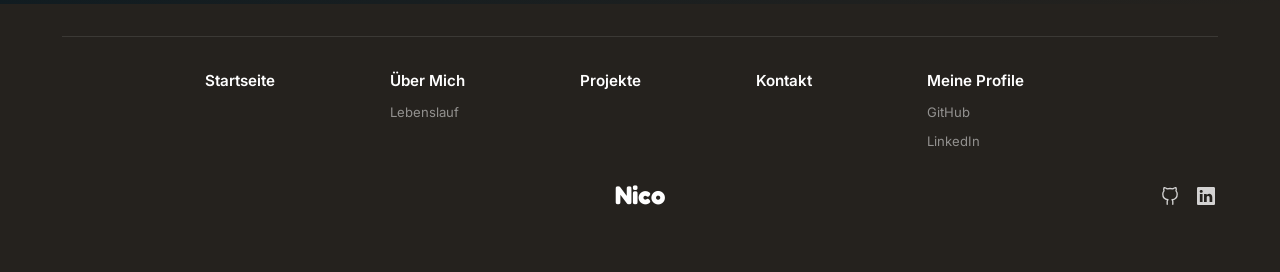
<file: work/index.html>
<!DOCTYPE html>
<html lang="de">
<head>
  <meta charset="UTF-8" />
  <meta name="viewport" content="width=device-width, initial-scale=1.0" />
  <title>Erfahrung — Nico Egerer</title>
  <meta name="description" content="Berufliche Erfahrungen, Skills und Arbeitsweise von Nico Egerer." />
  <link rel="icon" href="../images/illustration.png" type="image/png" />
  <link rel="preconnect" href="https://fonts.googleapis.com" />
  <link rel="preconnect" href="https://fonts.gstatic.com" />
  <link href="https://fonts.googleapis.com/css2?family=Dancing+Script:wght@400;500;700&family=Fredoka:wght@300;400;500;600&family=Playfair+Display:wght@400;500;600&family=Inter:wght@300;400;500&display=swap" rel="stylesheet" />
  <link rel="stylesheet" href="../assets/css/shared.css" />
  <link rel="stylesheet" href="style.css" />
</head>
<body>

  <section class="page-hero">
    <div class="page-hero-inner">
      <span class="label white">Beruf &amp; Praxis</span>
      <h1 class="page-hero-title">Meine <span class="page-hero-accent">Erfahrung</span></h1>
      <p class="page-hero-sub">Praxiswissen aus Ausbildung, Projekten und echten Teams.</p>
    </div>
  </section>

  <!-- EXPERIENCE -->
  <section class="exp-section">
    <div class="exp-inner">
      <div class="exp-header reveal">
        <span class="label">Stationen</span>
        <h2 class="section-heading dark">Beruflicher Werdegang</h2>
      </div>
      <div class="exp-entries">

        <div class="exp-entry reveal">
          <div class="exp-meta">
            <span class="exp-year">2024 – heute</span>
            <span class="exp-type">Ausbildung</span>
          </div>
          <div class="exp-content">
            <h3 class="exp-title">Fachinformatiker Anwendungsentwicklung</h3>
            <h4 class="exp-company">Reiser Simulation and Training GmbH</h4>
            <p class="exp-desc">Ausbildung im Bereich professioneller Simulationssoftware. Mitarbeit an realen Projekten, agile Methoden, Code Reviews und Teamarbeit in einem professionellen Entwicklungsumfeld.</p>
            <div class="exp-tags"><span class="tag-dark">C++</span><span class="tag-dark">Git</span><span class="tag-dark">Agile</span><span class="tag-dark">Linux</span><span class="tag-dark">Simulation</span></div>
          </div>
        </div>

        <div class="exp-entry reveal reveal-delay-1">
          <div class="exp-meta">
            <span class="exp-year">2026</span>
            <span class="exp-type">Projekt</span>
          </div>
          <div class="exp-content">
            <h3 class="exp-title">Website &amp; JumpJump deployed</h3>
            <h4 class="exp-company">Eigenentwicklung</h4>
            <p class="exp-desc">Entwicklung und Deployment der persönlichen Portfolio-Website sowie des Browser-Spiels JumpJump. Vollständiger Stack von Design bis Deploy.</p>
            <div class="exp-tags"><span class="tag-dark">HTML/CSS/JS</span><span class="tag-dark">C++</span><span class="tag-dark">WebAssembly</span><span class="tag-dark">Figma</span></div>
          </div>
        </div>

        <div class="exp-entry reveal reveal-delay-2">
          <div class="exp-meta">
            <span class="exp-year">2021</span>
            <span class="exp-type">Praktikum</span>
          </div>
          <div class="exp-content">
            <h3 class="exp-title">IT-Praktikum</h3>
            <h4 class="exp-company">Erste Praxisstation</h4>
            <p class="exp-desc">Erste Praxiserfahrung im IT-Umfeld — Grundlagen der Systemadministration, Netzwerktechnik und IT-Support.</p>
            <div class="exp-tags"><span class="tag-dark">IT-Support</span><span class="tag-dark">Netzwerk</span><span class="tag-dark">Windows</span></div>
          </div>
        </div>

      </div>
    </div>
  </section>

  <!-- SKILLS -->
  <section class="work-skills">
    <div class="work-skills-inner">
      <div class="work-skills-header reveal">
        <span class="label white">Was ich kann</span>
        <h2 class="section-heading white">Technische Fähigkeiten</h2>
      </div>
      <div class="work-skills-grid">
        <div class="work-skill-col reveal reveal-delay-1">
          <h4>Entwicklung</h4>
          <ul class="work-skill-list">
            <li>C++ (OOP, STL, Spieleentwicklung)</li>
            <li>Python (Scripting, Automation, IoT)</li>
            <li>HTML, CSS, JavaScript (Vanilla)</li>
            <li>WebAssembly / Emscripten</li>
            <li>Shell Scripting (Bash)</li>
          </ul>
        </div>
        <div class="work-skill-col reveal reveal-delay-2">
          <h4>Tools &amp; Methoden</h4>
          <ul class="work-skill-list">
            <li>Git / GitHub</li>
            <li>Linux (Debian-basiert)</li>
            <li>CMake / Build Systems</li>
            <li>MQTT / Node-RED</li>
            <li>Agile / Scrum Grundlagen</li>
          </ul>
        </div>
        <div class="work-skill-col reveal reveal-delay-3">
          <h4>Design &amp; Konzept</h4>
          <ul class="work-skill-list">
            <li>Figma (UI/UX Prototypen)</li>
            <li>Responsive Web Design</li>
            <li>Anforderungsanalyse</li>
            <li>Technische Dokumentation</li>
            <li>Projektplanung</li>
          </ul>
        </div>
      </div>
    </div>
  </section>

  <!-- PROCESS -->
  <section class="process-section">
    <div class="process-inner">
      <div class="process-header reveal">
        <span class="label">Wie ich arbeite</span>
        <h2 class="section-heading dark">Meine Arbeitsweise</h2>
      </div>
      <div class="process-steps">
        <div class="process-step reveal">
          <div class="process-num">01</div>
          <h4>Verstehen</h4>
          <p>Zuerst analysiere ich das Problem gründlich. Was soll erreicht werden?</p>
        </div>
        <div class="process-step reveal reveal-delay-1">
          <div class="process-num">02</div>
          <h4>Planen</h4>
          <p>Ich strukturiere den Lösungsweg, schreibe Pseudocode oder erstelle Wireframes.</p>
        </div>
        <div class="process-step reveal reveal-delay-2">
          <div class="process-num">03</div>
          <h4>Umsetzen</h4>
          <p>Sauber, dokumentiert und iterativ. Ich commitiere regelmäßig und teste laufend.</p>
        </div>
        <div class="process-step reveal reveal-delay-3">
          <div class="process-num">04</div>
          <h4>Liefern</h4>
          <p>Funktionierendes Ergebnis, sauberer Code, vollständige Dokumentation.</p>
        </div>
      </div>
    </div>
  </section>

  <section class="work-cta">
    <div class="work-cta-inner reveal">
      <span class="label white">Interesse?</span>
      <h2 class="section-heading white">Lass uns zusammenarbeiten</h2>
      <p>Offen für spannende Projekte, Kooperationen und neue Herausforderungen.</p>
      <div class="cta-btns">
        <a href="/contact" class="btn btn-outline">Kontakt aufnehmen</a>
        <a href="/CV" class="btn btn-light">Lebenslauf</a>
      </div>
    </div>
  </section>

  <script src="../assets/js/components.js"></script>
</body>
</html>
</file>
<file: assets/css/shared.css>
/* ================================================================
   assets/css/shared.css
   Design-System für nicoegerer.de — eine Datei, alle Seiten.
   ================================================================ */

/* ── 0. Variablen ─────────────────────────────────────────────── */
:root {
  --blau:        #98d5eb;
  --beige:       #faf6f0;
  --grau:        #acabaa;
  --dunkel:      #25221e;
  --weiss:       #ffffff;

  --font-base:   'Inter', sans-serif;
  --font-serif:  'Playfair Display', serif;
  --font-script: 'Dancing Script', cursive;
  --font-rund:   'Fredoka', sans-serif;

  --gap-s:  1rem;
  --gap-m:  2rem;
  --gap-l:  4rem;
  --gap-xl: 6rem;

  --r:    20px;
  --r-s:  10px;
  --max-w: 1200px;
  --nav-h: 64px;
}

/* ── 1. Reset & Base ──────────────────────────────────────────── */
*, *::before, *::after { box-sizing: border-box; margin: 0; padding: 0; }
html { scroll-behavior: smooth; }
body {
  font-family: var(--font-base);
  font-size: 16px;
  line-height: 1.6;
  color: #333;
  overflow-x: hidden;
}
img { max-width: 100%; display: block; }
a   { text-decoration: none; color: inherit; }

/* ── 2. Typography helpers ─────────────────────────────────────── */
.label {
  font-family: var(--font-rund);
  font-size: 1rem;
  letter-spacing: 0.05em;
  display: block;
  margin-bottom: 0.4rem;
  color: #888;
}
.label.white { color: rgba(255,255,255,0.65); }

.section-heading {
  font-family: var(--font-serif);
  font-size: clamp(2rem, 4.5vw, 3.2rem);
  font-weight: 400;
  line-height: 1.15;
  margin-bottom: var(--gap-s);
}
.section-heading.dark  { color: #111; }
.section-heading.white { color: var(--weiss); }

/* ── 3. Buttons ────────────────────────────────────────────────── */
.btn {
  display: inline-block;
  padding: 0.65rem 1.6rem;
  border-radius: 40px;
  font-size: 0.95rem;
  font-family: var(--font-base);
  border: 2px solid transparent;
  cursor: pointer;
  transition: all 0.22s ease;
  white-space: nowrap;
}
.btn-outline {
  background: transparent;
  color: var(--weiss);
  border-color: var(--weiss);
}
.btn-outline:hover { background: rgba(255,255,255,0.14); transform: translateY(-2px); }

.btn-light {
  background: rgba(255,255,255,0.1);
  color: var(--weiss);
  border-color: rgba(255,255,255,0.4);
}
.btn-light:hover { background: rgba(255,255,255,0.22); transform: translateY(-2px); }

.btn-dark-outline {
  background: transparent;
  color: #111;
  border-color: #111;
}
.btn-dark-outline:hover { background: #111; color: var(--weiss); transform: translateY(-2px); }

.btn-blau {
  background: var(--blau);
  color: #111;
  border-color: var(--blau);
}
.btn-blau:hover { background: #7bc8e0; border-color: #7bc8e0; transform: translateY(-2px); }

.link-arrow {
  font-size: 1rem;
  color: #444;
  transition: opacity 0.2s;
}
.link-arrow:hover { opacity: 0.55; }

/* ── 4. Tags ───────────────────────────────────────────────────── */
.tag {
  background: transparent;
  color: rgba(255,255,255,0.7);
  border: 1px solid rgba(255,255,255,0.3);
  border-radius: 20px;
  padding: 0.2rem 0.75rem;
  font-size: 0.78rem;
  font-family: var(--font-base);
  transition: background 0.2s, color 0.2s, border-color 0.2s;
  cursor: default;
}
.tag:hover { background: rgba(255,255,255,0.1); color: var(--weiss); border-color: rgba(255,255,255,0.6); }

.tag-dark {
  background: transparent;
  color: #444;
  border: 1px solid #ccc;
  border-radius: 20px;
  padding: 0.2rem 0.75rem;
  font-size: 0.78rem;
  transition: background 0.2s, color 0.2s;
  cursor: default;
}
.tag-dark:hover { background: #f0f0f0; color: #111; }

/* ── 5. Navigation ─────────────────────────────────────────────── */
.nav {
  position: fixed;
  top: 0; left: 0; right: 0;
  z-index: 200;
  height: var(--nav-h);
  transition: background 0.3s ease, backdrop-filter 0.3s ease;
}
.nav.scrolled {
  background: rgba(10,10,10,0.75);
  backdrop-filter: blur(12px);
  -webkit-backdrop-filter: blur(12px);
}
.nav-inner {
  display: flex;
  align-items: center;
  justify-content: space-between;
  height: 100%;
  padding: 0 1.4rem;
}
.nav-logo {
  font-family: var(--font-rund);
  font-size: 1.4rem;
  font-weight: 700;
  color: var(--weiss);
  transition: color 0.2s;
}
.nav-logo:hover { color: #ffbf41; }

.nav-right {
  display: flex;
  align-items: center;
  gap: 0.85rem;
}

/* Nav icon — wraps inline SVGs */
.nav-icon {
  display: flex;
  align-items: center;
  justify-content: center;
  width: 28px;
  height: 28px;
  opacity: 0.8;
  transition: opacity 0.2s, transform 0.2s;
  flex-shrink: 0;
}
.nav-icon:hover { opacity: 1; transform: translateY(-2px); }
.nav-icon svg   { width: 22px; height: 22px; }

/* Burger button */
.burger {
  display: flex;
  flex-direction: column;
  gap: 5px;
  background: none;
  border: none;
  cursor: pointer;
  padding: 6px;
  border-radius: 6px;
  transition: background 0.2s;
}
.burger:hover { background: rgba(255,255,255,0.1); }
.burger span {
  display: block;
  width: 24px;
  height: 2px;
  background: var(--weiss);
  border-radius: 2px;
  transition: transform 0.3s ease, opacity 0.3s ease;
}

/* ── 6. Sidebar ─────────────────────────────────────────────────── */
.sidebar-overlay {
  position: fixed;
  inset: 0;
  background: rgba(0,0,0,0.45);
  z-index: 300;
  opacity: 0;
  pointer-events: none;
  transition: opacity 0.35s ease;
}
.sidebar-overlay.open { opacity: 1; pointer-events: all; }

.sidebar {
  position: fixed;
  top: 0; right: 0; bottom: 0;
  width: clamp(240px, 22vw, 340px);
  background: var(--beige);
  z-index: 400;
  transform: translateX(100%);
  transition: transform 0.35s cubic-bezier(0.4,0,0.2,1);
  display: flex;
  flex-direction: column;
  padding: 1.5rem 1.8rem;
  box-shadow: -8px 0 40px rgba(0,0,0,0.18);
}
.sidebar.open { transform: translateX(0); }

.sidebar-close {
  align-self: flex-end;
  background: none;
  border: none;
  font-size: 1.3rem;
  cursor: pointer;
  color: #555;
  padding: 0.3rem 0.5rem;
  border-radius: 6px;
  transition: background 0.2s, color 0.2s;
  margin-bottom: 1.2rem;
}
.sidebar-close:hover { background: #eee; color: #111; }

.sidebar-links {
  display: flex;
  flex-direction: column;
  gap: 0.15rem;
}
.sidebar-link-main {
  font-size: 1.1rem;
  font-weight: 600;
  color: #111;
  padding: 0.65rem 0;
  border-bottom: 1px solid #e8e4df;
  transition: color 0.18s, padding-left 0.18s;
}
.sidebar-link-main:hover,
.sidebar-link-main.active { color: #0072b5; }
.sidebar-link-main:hover  { padding-left: 6px; }

.sidebar-link-sub {
  font-size: 0.9rem;
  color: #666;
  padding: 0.45rem 0 0.45rem 0.8rem;
  border-bottom: 1px solid #e8e4df;
  transition: color 0.18s, padding-left 0.18s;
}
.sidebar-link-sub:hover { color: #0072b5; padding-left: 14px; }

/* ── 7. Page Hero (subpages) ───────────────────────────────────── */
.page-hero {
  min-height: 55vh;
  background: linear-gradient(135deg, var(--dunkel) 0%, #1a3340 55%, #0a1a22 100%);
  display: flex;
  align-items: flex-end;
  padding: calc(var(--nav-h) + 3rem) var(--gap-m) var(--gap-l);
  position: relative;
  overflow: hidden;
}
.page-hero::before {
  content: '';
  position: absolute;
  inset: 0;
  background: radial-gradient(ellipse at 70% 50%, rgba(152,213,235,0.12) 0%, transparent 65%);
  pointer-events: none;
}
.page-hero-inner {
  max-width: var(--max-w);
  margin: 0 auto;
  width: 100%;
  position: relative;
  z-index: 1;
}
.page-hero-title {
  font-family: var(--font-serif);
  font-size: clamp(2.6rem, 6vw, 5rem);
  font-weight: 400;
  color: var(--weiss);
  line-height: 1.1;
  margin-bottom: 1rem;
}
.page-hero-sub {
  color: rgba(255,255,255,0.6);
  font-size: clamp(1rem, 1.8vw, 1.2rem);
  max-width: 560px;
  line-height: 1.7;
}
.page-hero-accent { color: var(--blau); }

/* ── 8. Footer ─────────────────────────────────────────────────── */
.footer {
  background: var(--dunkel);
  padding: var(--gap-m) var(--gap-m) var(--gap-l);
}
.footer-inner {
  max-width: 95%;
  margin: 0 auto;
  border-top: 1px solid rgba(255,255,255,0.1);
  padding-top: var(--gap-m);
}
.footer-links {
  display: flex;
  gap: var(--gap-l);
  flex-wrap: wrap;
  justify-content: center;
  margin-bottom: var(--gap-m);
}
.footer-col { display: flex; flex-direction: column; gap: 0.5rem; }
.footer-main {
  color: var(--weiss);
  font-size: 0.95rem;
  font-weight: 600;
  transition: opacity 0.2s;
  margin-right: clamp(0.8rem, 4vw, 70px);
}
.footer-main:hover { opacity: 0.65; }
.footer-sub {
  color: rgba(255,255,255,0.5);
  font-size: 0.82rem;
  transition: opacity 0.2s;
}
.footer-sub:hover { opacity: 1; }
.footer-bottom {
  display: flex;
  align-items: center;
  justify-content: space-between;
  position: relative;
}
.footer-logo {
  font-family: var(--font-rund);
  font-size: 1.6rem;
  font-weight: 700;
  color: var(--weiss);
  transition: color 0.2s;
  position: absolute;
  left: 50%;
  transform: translateX(-50%);
}
.footer-logo:hover { color: #ffbf41; }
.footer-social { display: flex; gap: 0.75rem; margin-left: auto; }
.footer-social-icon { width: 24px; height: 24px; }
.footer-social-icon svg { width: 18px; height: 18px; }

/* ── 9. Scroll Reveal ──────────────────────────────────────────── */
.reveal {
  opacity: 0;
  transform: translateY(28px);
  transition: opacity 0.65s ease, transform 0.65s ease;
}
.reveal.visible { opacity: 1; transform: translateY(0); }
.reveal-delay-1 { transition-delay: 0.1s; }
.reveal-delay-2 { transition-delay: 0.2s; }
.reveal-delay-3 { transition-delay: 0.3s; }
.reveal-delay-4 { transition-delay: 0.4s; }

/* ── 10. Contact Form (shared) ─────────────────────────────────── */
.cf-success, .cf-error {
  display: none;
  margin-top: 1rem;
  padding: 0.9rem 1.2rem;
  border-radius: var(--r-s);
  font-size: 0.95rem;
}
.cf-success { background: rgba(80,200,120,0.12); color: #6fc98a; border: 1px solid #6fc98a44; }
.cf-error   { background: rgba(220,80,80,0.12);  color: #e07070; border: 1px solid #e0707044; }

/* ── 11. Timeline (shared) ─────────────────────────────────────── */
.tl-wrap {
  display: grid;
  grid-template-columns: 60px 1fr;
  max-width: 700px;
  margin: 0 auto;
}
.tl-line-col { display: flex; justify-content: center; }
.tl-track {
  width: 3px;
  background: rgba(255,255,255,0.15);
  border-radius: 2px;
  position: relative;
}
.tl-fill {
  position: absolute;
  top: 0; left: 0; right: 0;
  background: var(--blau);
  border-radius: 2px;
  height: 0%;
  transition: height 0.2s ease;
}
.tl-entries {
  display: flex;
  flex-direction: column;
  gap: 0;
  padding-left: 1.5rem;
}
.tl-card {
  padding: 1.5rem 1.8rem;
  background: rgba(255,255,255,0.04);
  border: 1px solid rgba(255,255,255,0.08);
  border-radius: var(--r);
  margin-bottom: 1.5rem;
  opacity: 0;
  transform: translateX(20px);
  transition: opacity 0.55s ease, transform 0.55s ease, background 0.3s;
}
.tl-card.visible { opacity: 1; transform: translateX(0); }
.tl-card:hover   { background: rgba(255,255,255,0.08); }
.tl-year {
  font-family: var(--font-script);
  font-size: 2rem;
  color: var(--blau);
  display: block;
  margin-bottom: 0.4rem;
}
.tl-title {
  color: var(--weiss);
  font-family: var(--font-serif);
  font-size: 1.1rem;
  font-weight: 500;
  margin-bottom: 0.5rem;
}
.tl-text  { color: rgba(255,255,255,0.55); font-size: 0.9rem; line-height: 1.6; }
.tl-more  { font-size: 0.88rem; color: var(--blau); display: inline-block; margin-top: 0.5rem; }
.tl-more:hover { opacity: 0.7; }

/* ── 12. Responsive ────────────────────────────────────────────── */
@media (max-width: 900px) {
  .footer-links {
    justify-content: space-between;
    align-items: flex-start;
    gap: clamp(0.8rem, 2vw, var(--gap-l));
    width: 100%;
  }
  .footer-col { flex: 1 1 0; min-width: 0; }
  .footer-main { font-size: clamp(0.7rem, 1vw, 0.95rem); margin-right: 0; white-space: nowrap; }
  .footer-sub  { font-size: clamp(0.65rem, 0.9vw, 0.82rem); white-space: nowrap; }
}
@media (max-width: 600px) {
  :root { --gap-l: 2.2rem; --gap-xl: 3.2rem; }
  .sidebar { width: 80vw; }
  .page-hero { min-height: 45vh; }
}
</file>
<file: about/style.css>
/* about/style.css */

/* STORY SPLIT */
.about-split { background: var(--beige); padding: var(--gap-xl) var(--gap-m); }
.about-split-inner {
  max-width: var(--max-w); margin: 0 auto;
  display: grid; grid-template-columns: 1fr 1.4fr; gap: var(--gap-l); align-items: center;
}
.about-split-img { position: relative; }
.about-main-photo {
  width: 100%; max-width: 380px; border-radius: var(--r);
  aspect-ratio: 3/4; object-fit: cover;
  box-shadow: 0 20px 60px rgba(0,0,0,0.15);
}
.about-quote-card {
  position: absolute; bottom: -1.5rem; right: -1.5rem;
  background: var(--weiss); border-radius: var(--r);
  padding: 1.2rem 1.5rem; max-width: 230px;
  box-shadow: 0 8px 32px rgba(0,0,0,0.12);
  font-family: var(--font-script); font-size: 1rem; color: #666; line-height: 1.55;
}
.about-body { color: #555; font-size: 1.05rem; line-height: 1.8; margin-bottom: 1.1rem; }
.about-actions { display: flex; align-items: center; gap: 1.5rem; margin-top: 1.8rem; flex-wrap: wrap; }

/* VALUES */
.values-section { background: var(--dunkel); padding: var(--gap-xl) var(--gap-m); }
.values-inner   { max-width: var(--max-w); margin: 0 auto; }
.values-header  { text-align: center; margin-bottom: var(--gap-l); }
.values-grid    { display: grid; grid-template-columns: repeat(4,1fr); gap: var(--gap-m); }
.value-card {
  background: rgba(255,255,255,0.05); border: 1px solid rgba(255,255,255,0.1);
  border-radius: var(--r); padding: 2rem 1.5rem;
  transition: background 0.3s, transform 0.3s;
}
.value-card:hover { background: rgba(255,255,255,0.09); transform: translateY(-4px); }
.value-icon { font-size: 2rem; margin-bottom: 1rem; }
.value-card h3 { color: var(--weiss); font-family: var(--font-serif); font-size: 1.15rem; font-weight: 500; margin-bottom: 0.6rem; }
.value-card p  { color: rgba(255,255,255,0.55); font-size: 0.9rem; line-height: 1.65; }

/* SKILLS */
.skills-section { background: var(--weiss); padding: var(--gap-xl) var(--gap-m); }
.skills-inner   { max-width: var(--max-w); margin: 0 auto; }
.skills-header  { margin-bottom: var(--gap-l); }
.skills-grid    { display: grid; grid-template-columns: 1.2fr 1fr 1fr; gap: var(--gap-l); align-items: start; }
.skill-group-title { font-family: var(--font-rund); font-size: 0.82rem; letter-spacing: 0.07em; text-transform: uppercase; color: #999; margin-bottom: 1.2rem; }
.skill-bars { display: flex; flex-direction: column; gap: 1rem; }
.skill-bar-item { display: flex; align-items: center; gap: 1rem; }
.skill-name { font-size: 0.9rem; color: #333; width: 120px; flex-shrink: 0; }
.skill-track { flex: 1; height: 6px; background: #eee; border-radius: 3px; overflow: hidden; }
.skill-fill  { height: 100%; background: linear-gradient(90deg, var(--blau), #0072b5); border-radius: 3px; animation: barGrow 1.2s ease forwards; }
@keyframes barGrow { from { transform: scaleX(0); } to { transform: scaleX(1); } }
.skill-tags-wrap { display: flex; flex-wrap: wrap; gap: 0.5rem; }

/* TIMELINE wrapper */
.tl-section { background: var(--dunkel); padding: var(--gap-xl) var(--gap-m); }
.tl-section-inner { max-width: var(--max-w); margin: 0 auto; }
.tl-header  { text-align: center; margin-bottom: var(--gap-l); }

/* HOBBIES */
.hobbies-section { background: var(--beige); padding: var(--gap-xl) var(--gap-m); }
.hobbies-inner   { max-width: var(--max-w); margin: 0 auto; }
.hobbies-header  { text-align: center; margin-bottom: var(--gap-l); }
.hobbies-cards   { display: grid; grid-template-columns: repeat(3,1fr); gap: var(--gap-m); }
.hobby-card {
  background: var(--weiss); border-radius: var(--r);
  padding: 2.5rem 2rem; text-align: center;
  box-shadow: 0 4px 20px rgba(0,0,0,0.07);
  transition: transform 0.3s, box-shadow 0.3s;
}
.hobby-card:hover { transform: translateY(-6px); box-shadow: 0 12px 40px rgba(0,0,0,0.12); }
.hobby-icon { font-size: 2.8rem; margin-bottom: 1rem; }
.hobby-card h4 { font-family: var(--font-serif); font-size: 1.2rem; font-weight: 500; color: #222; margin-bottom: 0.6rem; }
.hobby-card p  { color: #777; font-size: 0.92rem; line-height: 1.6; }

/* CTA */
.about-cta { background: linear-gradient(135deg, #0a1a22 0%, var(--dunkel) 100%); padding: var(--gap-xl) var(--gap-m); text-align: center; }
.about-cta-inner { max-width: 640px; margin: 0 auto; }
.about-cta-inner p { color: rgba(255,255,255,0.6); font-size: 1.05rem; margin: 1rem 0 2rem; }
.cta-btns { display: flex; gap: 1rem; justify-content: center; flex-wrap: wrap; }

/* RESPONSIVE */
@media (max-width: 900px) {
  .about-split-inner { grid-template-columns: 1fr; }
  .about-split-img   { max-width: 340px; margin: 0 auto; }
  .about-quote-card  { position: static; margin-top: 1rem; max-width: 100%; }
  .values-grid  { grid-template-columns: repeat(2,1fr); }
  .skills-grid  { grid-template-columns: 1fr; gap: var(--gap-m); }
  .hobbies-cards{ grid-template-columns: 1fr; max-width: 420px; margin: 0 auto; }
}
@media (max-width: 600px) {
  .values-grid { grid-template-columns: 1fr; }
}
</file>
<file: blog/style.css>
/* blog/style.css */

.blog-section { background: var(--beige); padding: var(--gap-xl) var(--gap-m); min-height: 60vh; }
.blog-inner   { max-width: var(--max-w); margin: 0 auto; }

/* TOOLBAR */
.blog-toolbar {
  display: flex; justify-content: space-between; align-items: center;
  gap: var(--gap-m); flex-wrap: wrap; margin-bottom: var(--gap-l);
}
.blog-search-wrap { position: relative; }
.search-icon {
  position: absolute; left: 0.9rem; top: 50%; transform: translateY(-50%);
  font-size: 0.9rem; pointer-events: none;
}
.blog-search {
  background: var(--weiss); border: 1.5px solid #ddd; border-radius: 40px;
  padding: 0.6rem 1rem 0.6rem 2.6rem;
  font-size: 0.92rem; font-family: var(--font-base); color: #222;
  outline: none; width: 240px; transition: border-color 0.2s;
}
.blog-search:focus { border-color: var(--blau); }
.blog-cats { display: flex; gap: 0.4rem; flex-wrap: wrap; }
.cat-btn {
  background: transparent; border: 1.5px solid #ccc; border-radius: 40px;
  padding: 0.45rem 1.1rem; font-size: 0.85rem; font-family: var(--font-base);
  color: #666; cursor: pointer; transition: all 0.2s;
}
.cat-btn:hover { border-color: #0072b5; color: #0072b5; }
.cat-btn.active { background: var(--dunkel); border-color: var(--dunkel); color: var(--weiss); }

/* BADGE */
.blog-badge {
  position: absolute; top: 1rem; left: 1rem;
  background: var(--dunkel); color: var(--weiss);
  font-size: 0.74rem; font-family: var(--font-rund);
  padding: 0.2rem 0.7rem; border-radius: 20px;
}
.badge-learn   { background: #e07a30; }
.badge-tech    { background: #0072b5; }
.badge-project { background: #3a7d44; }

/* FEATURED */
.blog-featured {
  display: grid; grid-template-columns: 1fr 1fr; gap: var(--gap-l);
  align-items: center; background: var(--weiss); border-radius: var(--r);
  overflow: hidden; margin-bottom: var(--gap-l);
  box-shadow: 0 4px 32px rgba(0,0,0,0.09); border: 1px solid rgba(0,0,0,0.05);
}
.blog-featured.hidden { display: none; }
.blog-featured-img {
  position: relative; overflow: hidden; min-height: 280px; height: 100%;
}
.blog-featured-img img { width: 100%; height: 100%; object-fit: cover; transition: transform 0.4s; }
.blog-featured:hover .blog-featured-img img { transform: scale(1.04); }
.blog-featured-text { padding: 2.5rem 2.5rem 2.5rem 0; }
.blog-meta { font-size: 0.82rem; color: #aaa; display: block; margin-bottom: 0.7rem; }
.blog-featured-title {
  font-family: var(--font-serif); font-size: clamp(1.3rem,2.5vw,1.9rem);
  font-weight: 400; color: #111; line-height: 1.3; margin-bottom: 1rem;
}
.blog-featured-desc { color: #666; font-size: 0.95rem; line-height: 1.75; margin-bottom: 1.5rem; }
.blog-featured-footer { display: flex; justify-content: space-between; align-items: center; flex-wrap: wrap; gap: 1rem; }
.blog-tags-wrap { display: flex; gap: 0.4rem; flex-wrap: wrap; }
.blog-tag {
  background: var(--beige); border: 1px solid #ddd;
  border-radius: 20px; padding: 0.2rem 0.7rem; font-size: 0.76rem; color: #555;
}
.blog-read-link { font-size: 0.9rem; color: #0072b5; font-weight: 500; transition: opacity 0.2s; }
.blog-read-link:hover { opacity: 0.7; }

/* GRID */
.blog-grid {
  display: grid; grid-template-columns: repeat(3,1fr); gap: var(--gap-m);
}
.blog-card {
  background: var(--weiss); border-radius: var(--r); overflow: hidden;
  box-shadow: 0 2px 16px rgba(0,0,0,0.07);
  border: 1px solid rgba(0,0,0,0.05);
  transition: transform 0.3s, box-shadow 0.3s;
}
.blog-card:hover { transform: translateY(-5px); box-shadow: 0 10px 36px rgba(0,0,0,0.12); }
.blog-card.hidden { display: none; }
.blog-card-img-wrap { position: relative; overflow: hidden; }
.blog-card-img { width: 100%; height: 170px; object-fit: cover; display: block; transition: transform 0.35s; }
.blog-card:hover .blog-card-img { transform: scale(1.04); }
.blog-placeholder {
  background: var(--beige); height: 170px;
  display: flex; align-items: center; justify-content: center; font-size: 2.8rem;
}
.blog-card-body { padding: 1.3rem 1.5rem 1.6rem; }
.blog-card-title { font-family: var(--font-serif); font-size: 1.05rem; font-weight: 500; color: #111; line-height: 1.35; margin: 0.4rem 0 0.6rem; }
.blog-card-excerpt { color: #777; font-size: 0.86rem; line-height: 1.6; margin-bottom: 1rem; }

.blog-no-results { text-align: center; padding: var(--gap-l) 0; color: #aaa; font-size: 1rem; }

@media (max-width: 900px) {
  .blog-featured { grid-template-columns: 1fr; }
  .blog-featured-img { min-height: 220px; }
  .blog-featured-text { padding: 1.8rem; }
  .blog-grid { grid-template-columns: repeat(2,1fr); }
  .blog-toolbar { flex-direction: column; align-items: flex-start; }
}
@media (max-width: 600px) {
  .blog-grid { grid-template-columns: 1fr; }
  .blog-search { width: 100%; }
}
</file>
<file: CV/style.css>
/* CV/style.css */

.cv-hero { min-height: 60vh; align-items: center; }
.cv-hero-inner {
  display: flex; justify-content: space-between; align-items: center; gap: var(--gap-l);
}
.cv-hero-btns { display: flex; gap: 1rem; flex-wrap: wrap; margin-top: 1.8rem; }
.cv-hero-photo img {
  width: 180px; height: 180px; border-radius: 50%; object-fit: cover;
  border: 4px solid rgba(255,255,255,0.2);
  box-shadow: 0 8px 40px rgba(0,0,0,0.3);
}

.cv-section { background: var(--beige); padding: var(--gap-xl) var(--gap-m); }
.cv-inner {
  max-width: var(--max-w); margin: 0 auto;
  display: grid; grid-template-columns: 280px 1fr; gap: var(--gap-l); align-items: start;
}

/* LEFT */
.cv-left  { display: flex; flex-direction: column; gap: var(--gap-m); }
.cv-block {
  background: var(--weiss); border-radius: var(--r);
  padding: 1.6rem 1.8rem;
  box-shadow: 0 2px 16px rgba(0,0,0,0.07);
}
.cv-block-title {
  font-family: var(--font-rund); font-size: 0.78rem; letter-spacing: 0.07em;
  text-transform: uppercase; color: #0072b5;
  margin-bottom: 1.1rem; padding-bottom: 0.6rem;
  border-bottom: 2px solid var(--blau);
}
.cv-contact-list { list-style: none; display: flex; flex-direction: column; gap: 0.6rem; font-size: 0.88rem; color: #444; }
.cv-lang-list    { display: flex; flex-direction: column; gap: 1rem; }
.cv-lang         { display: flex; flex-direction: column; gap: 0.3rem; }
.cv-lang-name    { font-size: 0.9rem; color: #333; font-weight: 500; }
.lang-dots       { display: flex; gap: 4px; }
.dot             { width: 10px; height: 10px; border-radius: 50%; background: #ddd; }
.dot.active      { background: var(--blau); }
.lang-level      { font-size: 0.8rem; color: #888; }
.cv-skills-cloud { display: flex; flex-wrap: wrap; gap: 0.4rem; }
.cv-skill-tag {
  background: var(--beige); border: 1px solid #e0dbd5;
  border-radius: 20px; padding: 0.2rem 0.7rem;
  font-size: 0.8rem; color: #444;
  transition: background 0.2s, border-color 0.2s;
}
.cv-skill-tag:hover { background: var(--blau); border-color: var(--blau); color: #111; }
.cv-interests { list-style: none; display: flex; flex-direction: column; gap: 0.6rem; font-size: 0.9rem; color: #555; }

/* RIGHT */
.cv-right { display: flex; flex-direction: column; gap: var(--gap-m); }
.cv-entry {
  padding-bottom: 1.4rem; border-bottom: 1px solid #eee;
  margin-bottom: 1.4rem;
}
.cv-entry:last-child { border-bottom: none; margin-bottom: 0; padding-bottom: 0; }
.cv-entry-header {
  display: flex; justify-content: space-between; align-items: baseline;
  gap: 1rem; flex-wrap: wrap; margin-bottom: 0.2rem;
}
.cv-entry-header h4 { font-family: var(--font-serif); font-size: 1.05rem; font-weight: 500; color: #111; }
.cv-date    { font-size: 0.82rem; color: #0072b5; font-family: var(--font-rund); white-space: nowrap; }
.cv-company { display: block; font-size: 0.88rem; color: #888; margin-bottom: 0.6rem; }
.cv-entry-points { list-style: none; display: flex; flex-direction: column; gap: 0.4rem; }
.cv-entry-points li { font-size: 0.9rem; color: #555; display: flex; gap: 0.5rem; line-height: 1.55; }
.cv-entry-points li::before { content: '▸'; color: var(--blau); flex-shrink: 0; }

.cv-download { background: linear-gradient(135deg,#0a1a22,var(--dunkel)); padding: var(--gap-xl) var(--gap-m); text-align: center; }
.cv-download-inner { max-width: 560px; margin: 0 auto; }
.cv-download-inner p { color: rgba(255,255,255,0.6); margin: 1rem 0 2rem; }

@media (max-width: 900px) {
  .cv-hero-inner { flex-direction: column-reverse; align-items: flex-start; }
  .cv-inner { grid-template-columns: 1fr; }
}
@media (max-width: 600px) {
  .cv-hero-photo img { width: 120px; height: 120px; }
  .cv-entry-header { flex-direction: column; gap: 0.2rem; }
}
</file>
<file: profiles/style.css>
/* profiles/style.css */

.profiles-section { background: var(--beige); padding: var(--gap-xl) var(--gap-m); }
.profiles-inner   { max-width: var(--max-w); margin: 0 auto; }
.profiles-header  { text-align: center; margin-bottom: var(--gap-l); }
.profiles-sub     { color: #777; font-size: 1rem; max-width: 500px; margin: 0.8rem auto 0; }

.profiles-grid {
  display: grid; grid-template-columns: repeat(3,1fr);
  gap: var(--gap-m); margin-bottom: var(--gap-l);
}
.profile-card {
  background: var(--weiss); border-radius: var(--r);
  padding: 2rem 2rem 1.8rem;
  display: flex; flex-direction: column; gap: 0.5rem;
  box-shadow: 0 4px 24px rgba(0,0,0,0.07);
  border: 2px solid transparent;
  transition: transform 0.3s, box-shadow 0.3s, border-color 0.3s;
}
.profile-card:hover { transform: translateY(-8px); box-shadow: 0 16px 48px rgba(0,0,0,0.13); }
.profile-github:hover   { border-color: #24292e; }
.profile-linkedin:hover { border-color: #0a66c2; }
.profile-web:hover      { border-color: var(--blau); }

.profile-card-top {
  display: flex; justify-content: space-between; align-items: flex-start;
  margin-bottom: 0.8rem;
}
.profile-icon {
  width: 56px; height: 56px; border-radius: 14px;
  display: flex; align-items: center; justify-content: center;
}
.profile-icon svg { width: 28px; height: 28px; }
.profile-icon-github   { background: #24292e; }
.profile-icon-linkedin { background: #0a66c2; }
.profile-icon-web      { background: var(--blau); }
.profile-icon-web svg  { stroke: #111; }

.profile-badge {
  font-family: var(--font-rund); font-size: 0.72rem; text-transform: uppercase;
  letter-spacing: 0.06em; padding: 0.2rem 0.7rem;
  border-radius: 20px; background: var(--beige); color: #888;
}
.profile-name   { font-family: var(--font-serif); font-size: 1.4rem; font-weight: 500; color: #111; }
.profile-handle { font-size: 0.85rem; color: #aaa; margin-top: -0.3rem; margin-bottom: 0.2rem; }
.profile-desc   { color: #666; font-size: 0.9rem; line-height: 1.65; flex: 1; }
.profile-stats  {
  display: flex; gap: 1rem; flex-wrap: wrap;
  padding: 0.9rem 0; border-top: 1px solid #eee; border-bottom: 1px solid #eee;
  margin: 0.4rem 0;
}
.pstat { font-size: 0.82rem; color: #888; }
.pstat strong { color: #222; }
.profile-cta { font-size: 0.9rem; color: #0072b5; font-weight: 500; margin-top: 0.2rem; transition: opacity 0.2s; }
.profile-card:hover .profile-cta { opacity: 0.7; }

/* COMING SOON */
.profiles-coming { text-align: center; margin-top: var(--gap-m); }
.coming-label {
  font-family: var(--font-rund); font-size: 0.78rem;
  text-transform: uppercase; letter-spacing: 0.08em;
  color: #bbb; margin-bottom: 1.2rem;
}
.coming-row { display: flex; gap: 0.8rem; justify-content: center; flex-wrap: wrap; }
.coming-pill {
  background: var(--weiss); border: 1.5px dashed #ddd;
  border-radius: 40px; padding: 0.5rem 1.3rem;
  font-size: 0.88rem; color: #bbb;
  transition: border-color 0.2s, color 0.2s;
}
.coming-pill:hover { border-color: #aaa; color: #777; }

/* CTA */
.profiles-cta { background: linear-gradient(135deg,#0a1a22,var(--dunkel)); padding: var(--gap-xl) var(--gap-m); text-align: center; }
.profiles-cta-inner { max-width: 580px; margin: 0 auto; }
.profiles-cta-inner p { color: rgba(255,255,255,0.6); font-size: 1rem; margin: 1rem 0 2rem; }

@media (max-width: 900px) {
  .profiles-grid { grid-template-columns: 1fr; max-width: 460px; margin-left: auto; margin-right: auto; }
}
</file>
<file: projects/style.css>
/* projects/style.css */

.projects-section { background: var(--beige); padding: var(--gap-xl) var(--gap-m); }
.projects-section-inner { max-width: var(--max-w); margin: 0 auto; }

.filter-bar { display: flex; gap: 0.5rem; flex-wrap: wrap; margin-bottom: var(--gap-l); }
.filter-btn {
  background: transparent; border: 1.5px solid #ccc;
  border-radius: 40px; padding: 0.5rem 1.2rem;
  font-size: 0.88rem; font-family: var(--font-base); color: #666;
  cursor: pointer; transition: all 0.2s;
}
.filter-btn:hover { border-color: #0072b5; color: #0072b5; }
.filter-btn.active { background: var(--dunkel); border-color: var(--dunkel); color: var(--weiss); }

.proj-grid { display: grid; grid-template-columns: repeat(3,1fr); gap: var(--gap-m); }

.proj-card {
  background: var(--dunkel); border-radius: var(--r); overflow: hidden;
  border: 1px solid rgba(255,255,255,0.07);
  transition: transform 0.3s, box-shadow 0.3s;
}
.proj-card:hover { transform: translateY(-6px); box-shadow: 0 18px 50px rgba(0,0,0,0.35); }
.proj-card.hidden { display: none; }

.proj-img-wrap { position: relative; overflow: hidden; }
.proj-img { width: 100%; height: 200px; object-fit: cover; display: block; transition: transform 0.4s; }
.proj-card:hover .proj-img { transform: scale(1.05); }
.proj-placeholder {
  background: rgba(255,255,255,0.04);
  display: flex; align-items: center; justify-content: center; font-size: 3.5rem;
}
.proj-placeholder.coming { background: linear-gradient(135deg, rgba(152,213,235,0.08), rgba(0,114,181,0.1)); }
.proj-overlay {
  position: absolute; inset: 0;
  background: rgba(0,0,0,0.55);
  display: flex; align-items: center; justify-content: center;
  opacity: 0; transition: opacity 0.3s;
}
.proj-card:hover .proj-overlay { opacity: 1; }

.proj-info { padding: 1.4rem 1.6rem 1.8rem; }
.proj-tags { display: flex; flex-wrap: wrap; gap: 0.4rem; margin-bottom: 0.5rem; }
.proj-title { color: var(--weiss); font-family: var(--font-serif); font-size: 1.08rem; font-weight: 500; margin-bottom: 0.5rem; }
.proj-text  { color: rgba(255,255,255,0.5); font-size: 0.88rem; line-height: 1.6; margin-bottom: 1rem; }
.proj-link  { font-size: 0.88rem; color: var(--blau); transition: opacity 0.2s; }
.proj-link:hover { opacity: 0.7; }
.proj-badge {
  display: inline-block; background: rgba(152,213,235,0.15); color: var(--blau);
  border: 1px solid rgba(152,213,235,0.3); border-radius: 20px; padding: 0.2rem 0.8rem; font-size: 0.78rem;
}

.proj-stats-section { background: var(--dunkel); padding: var(--gap-xl) var(--gap-m); }
.proj-stats-inner {
  max-width: var(--max-w); margin: 0 auto;
  display: grid; grid-template-columns: repeat(4,1fr); gap: var(--gap-m); text-align: center;
}
.stat-num   { display: block; font-family: var(--font-script); font-size: clamp(2.5rem,5vw,4rem); color: var(--blau); line-height: 1; margin-bottom: 0.4rem; }
.stat-label { display: block; color: rgba(255,255,255,0.55); font-size: 0.9rem; }

.proj-cta { background: linear-gradient(135deg,#0a1a22,var(--dunkel)); padding: var(--gap-xl) var(--gap-m); text-align: center; }
.proj-cta-inner { max-width: 580px; margin: 0 auto; }
.proj-cta-inner p { color: rgba(255,255,255,0.6); font-size: 1rem; margin: 1rem 0 2rem; }

@media (max-width: 900px) {
  .proj-grid { grid-template-columns: repeat(2,1fr); }
  .proj-stats-inner { grid-template-columns: repeat(2,1fr); }
}
@media (max-width: 600px) {
  .proj-grid { grid-template-columns: 1fr; }
}
</file>
<file: work/style.css>
/* work/style.css */

.exp-section { background: var(--beige); padding: var(--gap-xl) var(--gap-m); }
.exp-inner   { max-width: var(--max-w); margin: 0 auto; }
.exp-header  { margin-bottom: var(--gap-l); }
.exp-entries { display: flex; flex-direction: column; gap: var(--gap-m); }

.exp-entry {
  display: grid; grid-template-columns: 180px 1fr; gap: var(--gap-m);
  background: var(--weiss); border-radius: var(--r);
  padding: 2rem 2.5rem;
  box-shadow: 0 4px 24px rgba(0,0,0,0.07);
  border-left: 4px solid var(--blau);
  transition: transform 0.3s, box-shadow 0.3s;
}
.exp-entry:hover { transform: translateX(4px); box-shadow: 0 8px 36px rgba(0,0,0,0.11); }
.exp-meta   { display: flex; flex-direction: column; gap: 0.4rem; padding-top: 0.3rem; }
.exp-year   { font-family: var(--font-script); font-size: 1.5rem; color: #111; line-height: 1; }
.exp-type   {
  font-family: var(--font-rund); font-size: 0.75rem; text-transform: uppercase;
  letter-spacing: 0.06em; color: var(--weiss); background: var(--dunkel);
  border-radius: 20px; padding: 0.15rem 0.7rem; width: fit-content;
}
.exp-title   { font-family: var(--font-serif); font-size: 1.25rem; font-weight: 500; color: #111; margin-bottom: 0.25rem; }
.exp-company { font-size: 0.92rem; color: #0072b5; font-weight: 500; margin-bottom: 0.8rem; display: block; }
.exp-desc    { color: #555; font-size: 0.95rem; line-height: 1.75; margin-bottom: 1rem; }
.exp-tags    { display: flex; flex-wrap: wrap; gap: 0.4rem; }

.work-skills { background: var(--dunkel); padding: var(--gap-xl) var(--gap-m); }
.work-skills-inner  { max-width: var(--max-w); margin: 0 auto; }
.work-skills-header { text-align: center; margin-bottom: var(--gap-l); }
.work-skills-grid   { display: grid; grid-template-columns: repeat(3,1fr); gap: var(--gap-l); }
.work-skill-col h4  { font-family: var(--font-rund); font-size: 0.82rem; text-transform: uppercase; letter-spacing: 0.07em; color: var(--blau); margin-bottom: 1.2rem; }
.work-skill-list    { list-style: none; display: flex; flex-direction: column; gap: 0.7rem; }
.work-skill-list li { color: rgba(255,255,255,0.7); font-size: 0.95rem; display: flex; align-items: center; gap: 0.6rem; }
.work-skill-list li::before { content: '→'; color: var(--blau); font-size: 0.85rem; flex-shrink: 0; }

.process-section { background: var(--weiss); padding: var(--gap-xl) var(--gap-m); }
.process-inner   { max-width: var(--max-w); margin: 0 auto; }
.process-header  { text-align: center; margin-bottom: var(--gap-l); }
.process-steps   { display: grid; grid-template-columns: repeat(4,1fr); gap: var(--gap-m); }
.process-step    { padding: 2rem 1.6rem; background: var(--beige); border-radius: var(--r); transition: transform 0.3s; }
.process-step:hover { transform: translateY(-4px); }
.process-num { font-family: var(--font-script); font-size: 3rem; color: var(--blau); line-height: 1; margin-bottom: 0.8rem; opacity: 0.6; }
.process-step h4 { font-family: var(--font-serif); font-size: 1.15rem; font-weight: 500; color: #111; margin-bottom: 0.6rem; }
.process-step p  { color: #666; font-size: 0.9rem; line-height: 1.65; }

.work-cta { background: linear-gradient(135deg,#0a1a22,var(--dunkel)); padding: var(--gap-xl) var(--gap-m); text-align: center; }
.work-cta-inner { max-width: 640px; margin: 0 auto; }
.work-cta-inner p { color: rgba(255,255,255,0.6); font-size: 1rem; margin: 1rem 0 2rem; }
.cta-btns { display: flex; gap: 1rem; justify-content: center; flex-wrap: wrap; }

@media (max-width: 900px) {
  .exp-entry { grid-template-columns: 1fr; gap: 0.8rem; }
  .work-skills-grid { grid-template-columns: 1fr; gap: var(--gap-m); }
  .process-steps { grid-template-columns: repeat(2,1fr); }
}
@media (max-width: 600px) {
  .exp-entry { padding: 1.4rem 1.5rem; }
  .process-steps { grid-template-columns: 1fr; }
}
</file>
